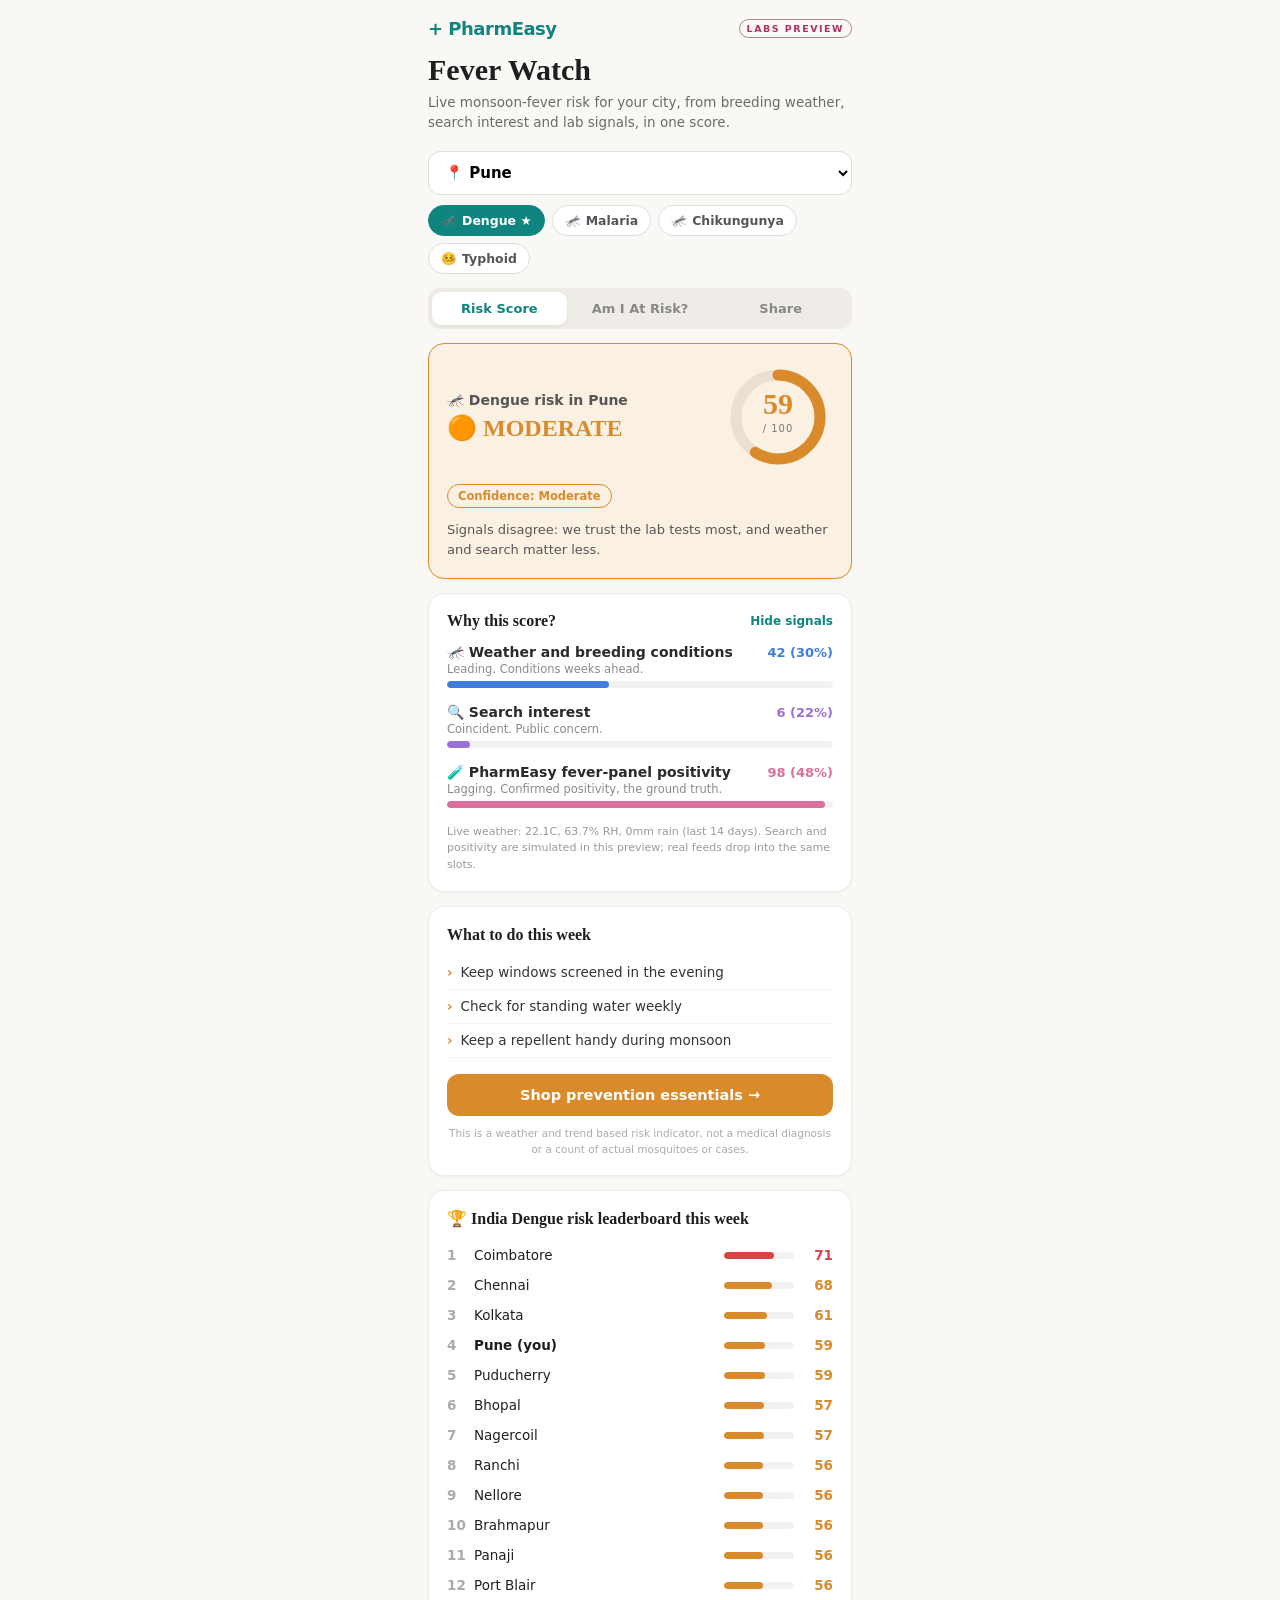
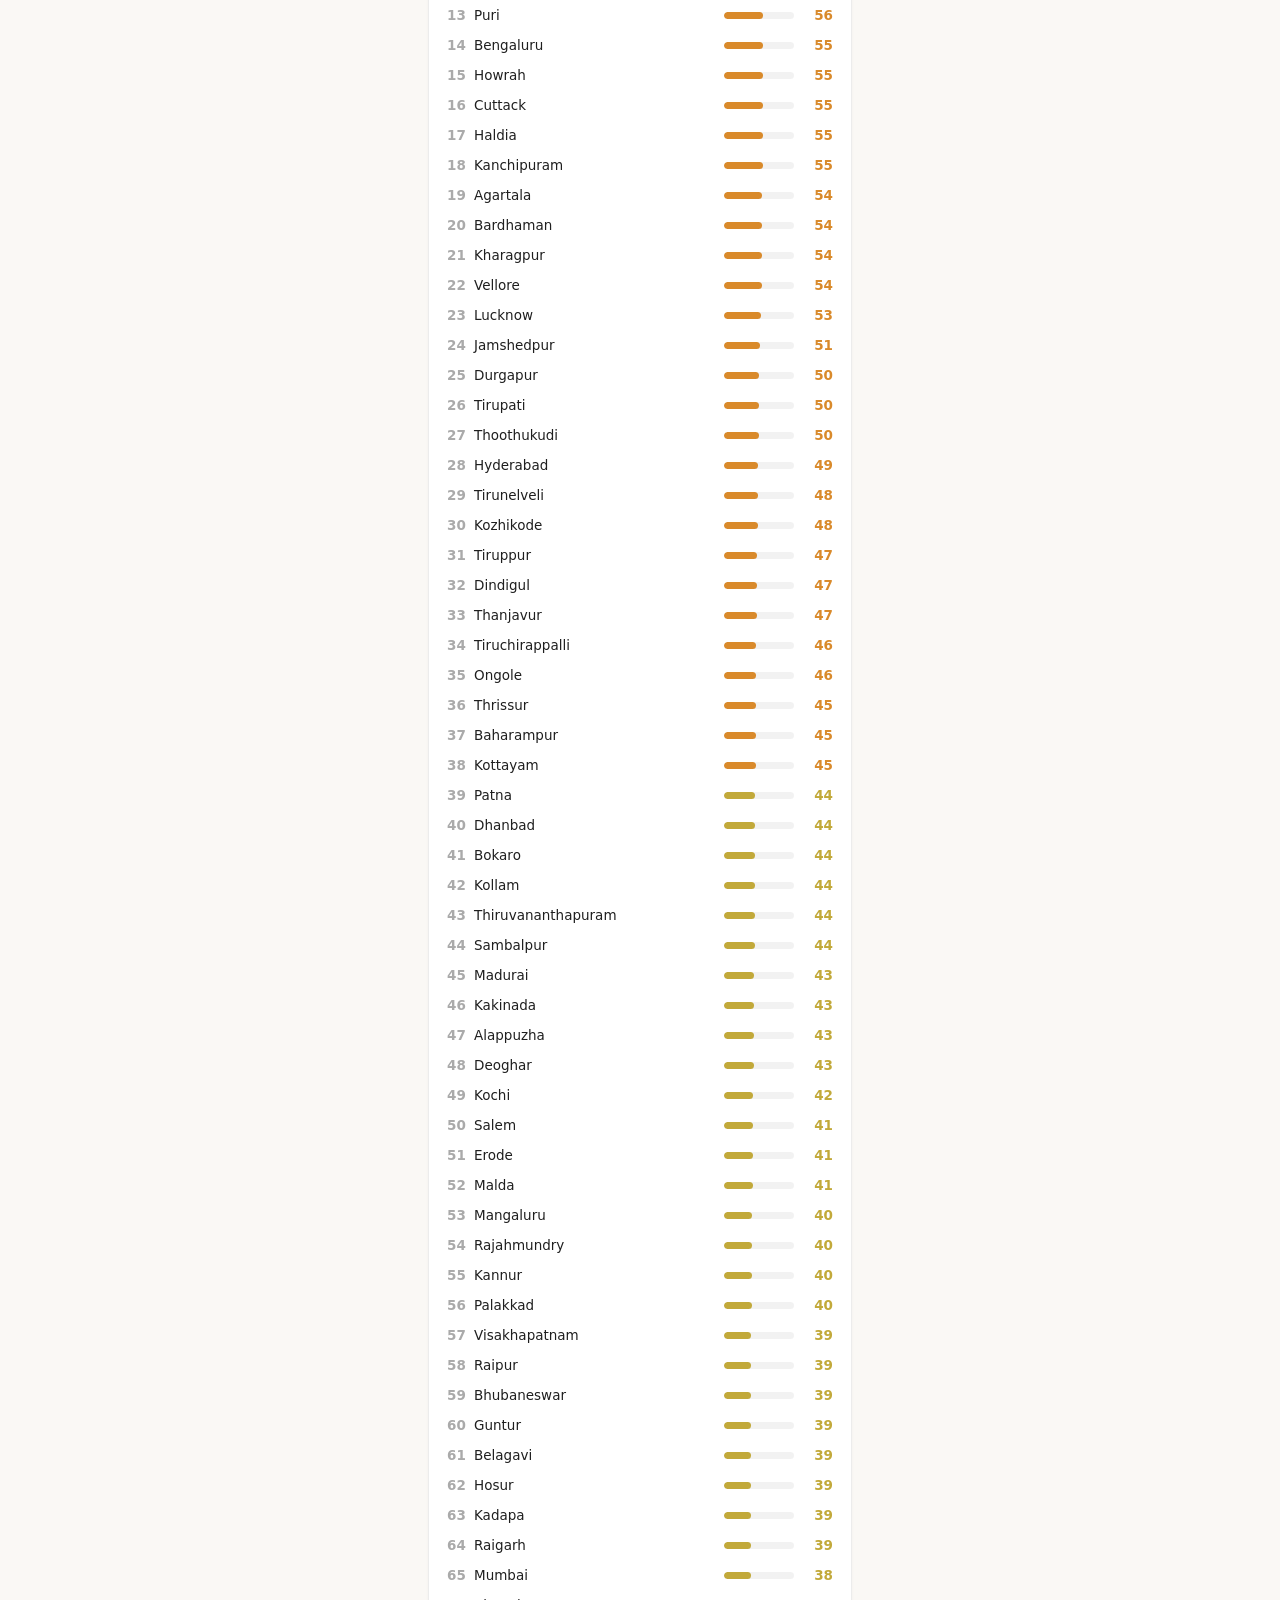
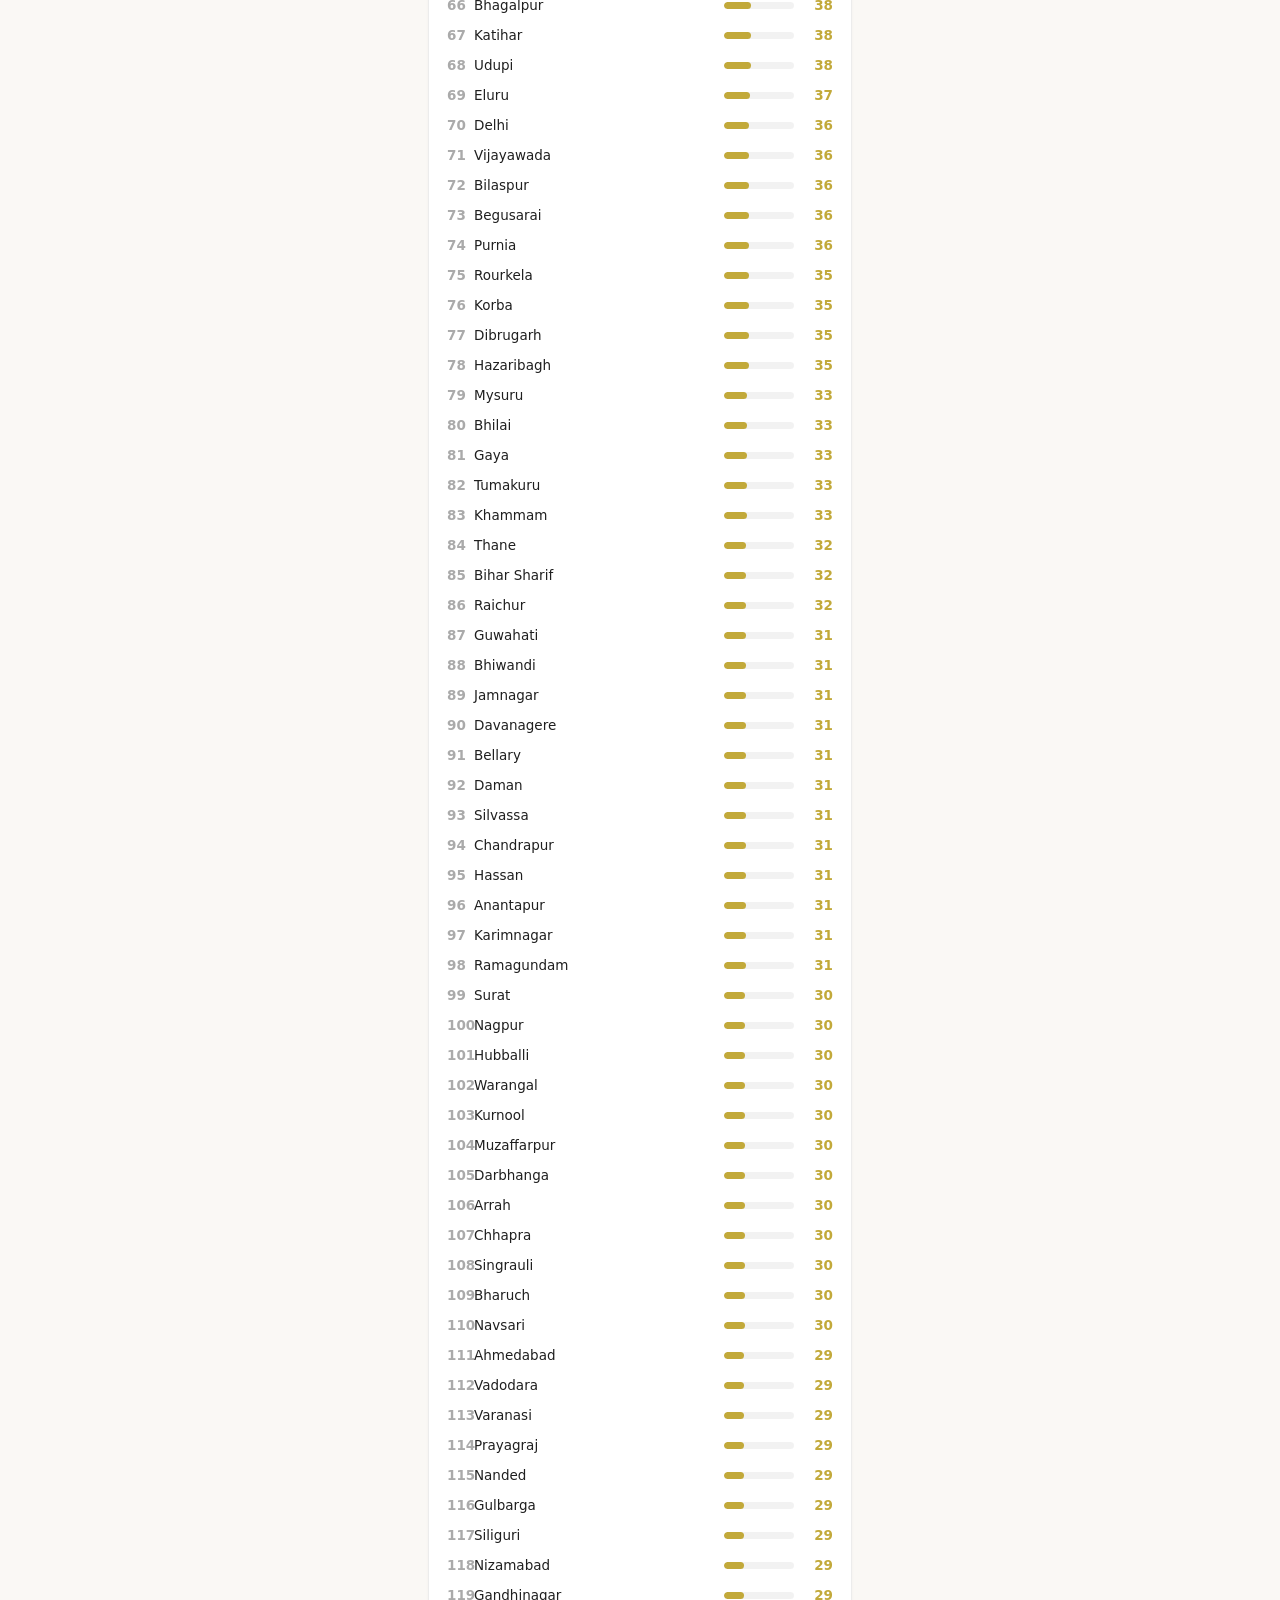
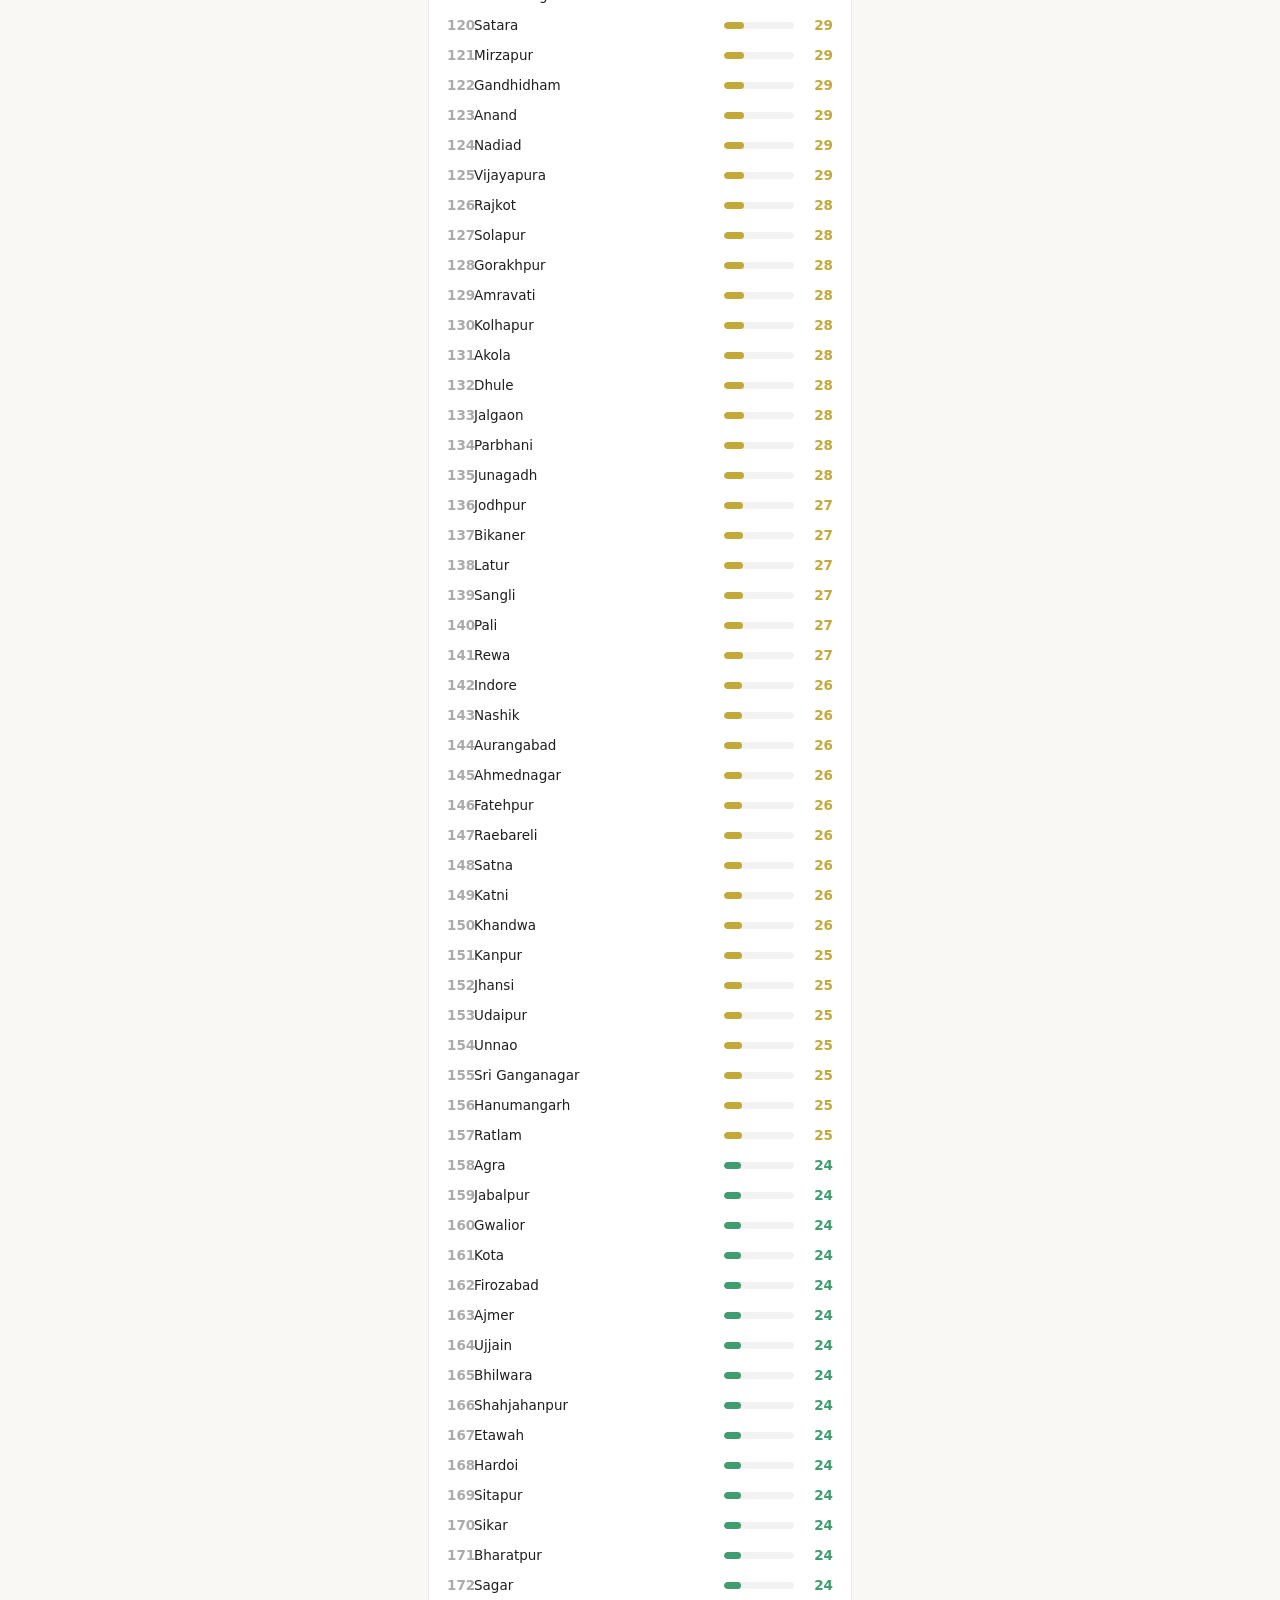
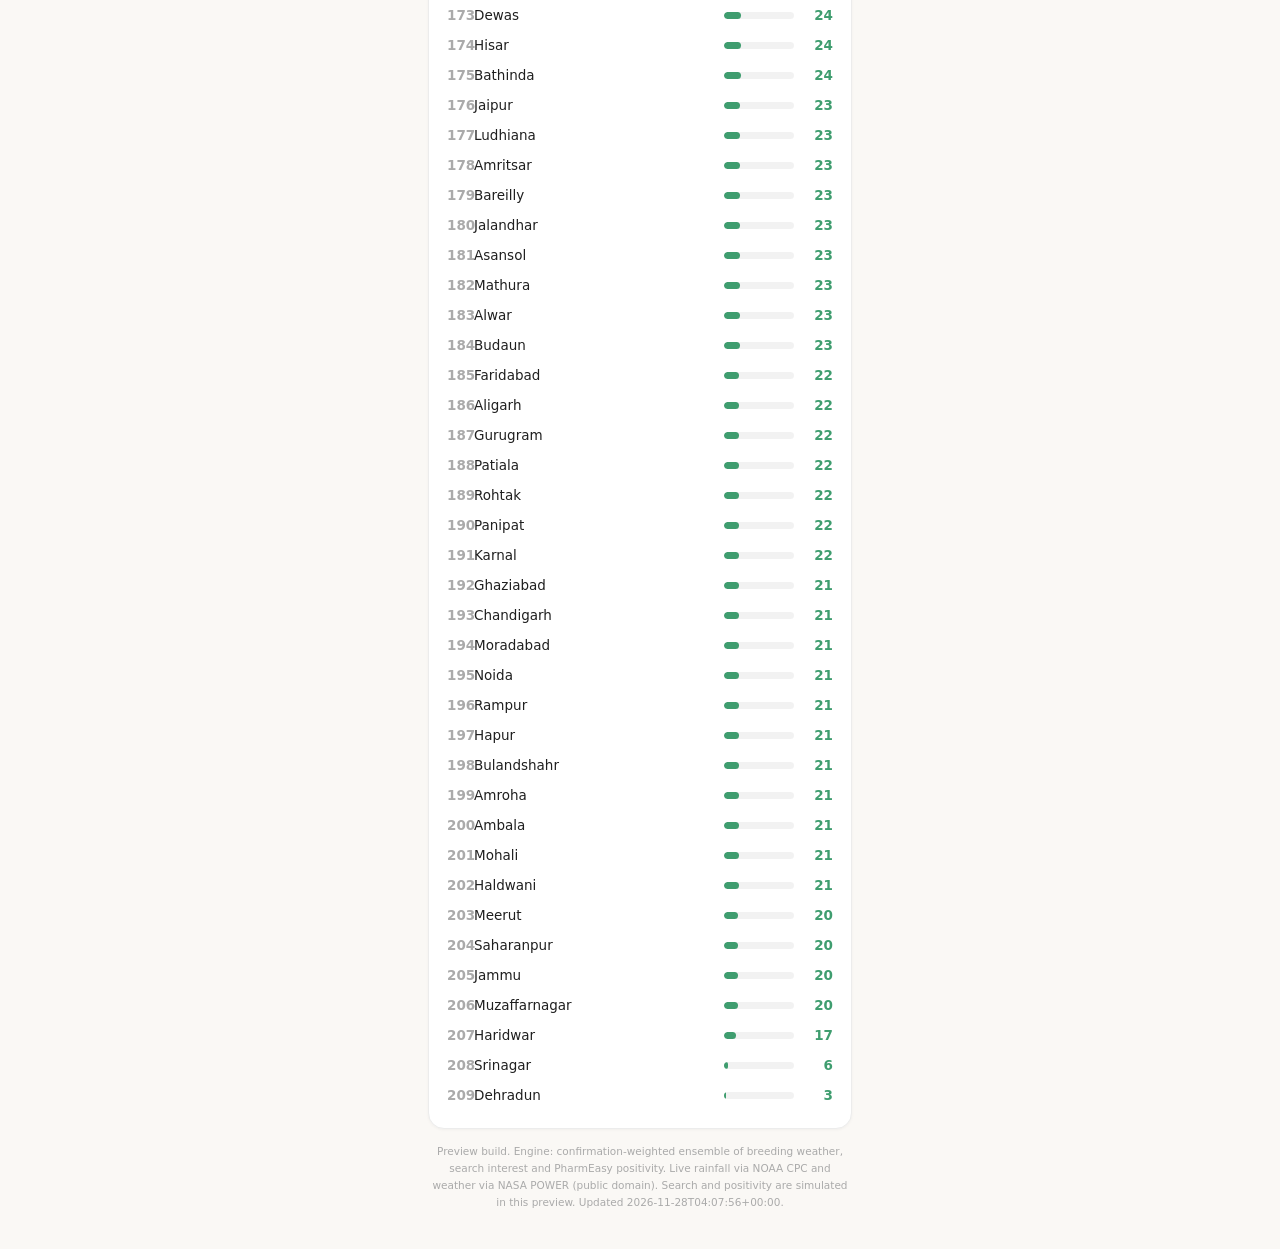
<file: index.html>
<!DOCTYPE html>
<html lang="en-IN">
<head>
<meta charset="utf-8" />
<meta name="viewport" content="width=device-width, initial-scale=1" />
<title>Fever Watch | Monsoon Fever Risk in Your City | PharmEasy</title>
<meta name="description" content="A daily risk read for India's top monsoon fevers (dengue, malaria, chikungunya, typhoid and viral fever) in your city, from breeding weather, search interest and lab positivity. A risk indicator, not a diagnosis." />
<meta name="theme-color" content="#10847E" />
<meta property="og:title" content="Fever Watch by PharmEasy" />
<meta property="og:description" content="Daily monsoon-fever risk for your city. A risk indicator, not a diagnosis or a case count." />
<meta property="og:type" content="website" />
<style>
  * { box-sizing: border-box; }
  html, body { margin: 0; }
  body { font-family: 'Segoe UI', system-ui, -apple-system, Roboto, sans-serif; color: #1f1f1f; background: #faf8f5; }
  button { cursor: pointer; font-family: inherit; }
  select { font-family: inherit; }
  .page { max-width: 460px; margin: 0 auto; padding: 18px; min-height: 100vh; }
  .header { margin-bottom: 18px; }
  .brandRow { display: flex; justify-content: space-between; align-items: center; margin-bottom: 14px; }
  .logo { font-weight: 800; color: #10847e; font-size: 18px; letter-spacing: -0.5px; }
  .beta { font-size: 9.5px; font-weight: 700; color: #a36; letter-spacing: 1.5px; border: 1px solid #b08888; padding: 3px 7px; border-radius: 20px; }
  .h1 { font-family: Georgia, serif; font-size: 30px; margin: 0 0 6px; font-weight: 800; line-height: 1.1; }
  .sub { font-size: 13.5px; color: #6a6a6a; margin: 0; line-height: 1.5; }
  .controls { margin-bottom: 14px; }
  .select { width: 100%; padding: 11px 12px; border-radius: 12px; border: 1px solid #ddd; font-size: 15px; font-weight: 600; background: #fff; margin-bottom: 10px; }
  .illRow { display: flex; flex-wrap: wrap; gap: 7px; }
  .pill { border: 1px solid #ddd; background: #fff; border-radius: 20px; padding: 7px 12px; font-size: 12.5px; font-weight: 600; color: #555; display: inline-flex; align-items: center; gap: 5px; }
  .pill.active { background: #10847e; color: #fff; border-color: #10847e; }
  .tabs { display: flex; gap: 6px; margin-bottom: 14px; background: #efece7; padding: 4px; border-radius: 12px; }
  .tab { flex: 1; padding: 9px 0; border: none; background: transparent; border-radius: 9px; font-size: 13px; font-weight: 600; color: #888; }
  .tab.active { background: #fff; color: #10847e; box-shadow: 0 1px 4px #0000000f; }
  .card { background: #fff; border: 1px solid #ececec; border-radius: 16px; padding: 18px; margin-bottom: 14px; box-shadow: 0 1px 3px #0000000a; }
  .scoreTop { display: flex; justify-content: space-between; align-items: center; gap: 12px; }
  .illTitle { font-size: 14px; color: #555; margin-bottom: 6px; font-weight: 600; }
  .bandLabel { font-size: 24px; font-weight: 800; font-family: Georgia, serif; }
  .confRow { margin-top: 12px; }
  .confTag { font-size: 11.5px; font-weight: 700; border: 1.5px solid; border-radius: 20px; padding: 4px 10px; display: inline-block; }
  .note { font-size: 13px; color: #555; line-height: 1.55; margin: 12px 0 0; }
  .cardTitle { font-size: 16px; font-weight: 800; font-family: Georgia, serif; }
  .breakHead { display: flex; justify-content: space-between; align-items: center; cursor: pointer; }
  .toggle { font-size: 12px; color: #10847e; font-weight: 700; }
  .fine { font-size: 11px; color: #999; line-height: 1.5; margin-top: 10px; margin-bottom: 0; }
  .actionList { list-style: none; padding: 0; margin: 12px 0 16px; }
  .actionItem { font-size: 13.5px; color: #333; padding: 7px 0; border-bottom: 1px solid #f3f3f3; display: flex; gap: 8px; line-height: 1.4; }
  .cta { width: 100%; border: none; color: #fff; padding: 13px; border-radius: 12px; font-size: 14.5px; font-weight: 700; }
  .disclaimer { font-size: 10.5px; color: #aaa; margin-top: 10px; margin-bottom: 0; line-height: 1.5; text-align: center; }
  .lbRow { display: flex; align-items: center; gap: 9px; padding: 7px 0; font-size: 13.5px; }
  .lbRank { width: 18px; color: #aaa; font-weight: 700; }
  .lbBar { width: 70px; height: 7px; background: #0000000d; border-radius: 4px; overflow: hidden; }
  .lbFill { display: block; height: 100%; border-radius: 4px; }
  .sub2 { font-size: 13px; color: #777; margin: 6px 0 16px; line-height: 1.5; }
  .qBlock { margin-bottom: 16px; }
  .qText { font-size: 14px; font-weight: 600; margin-bottom: 8px; line-height: 1.4; }
  .qOpts { display: flex; gap: 8px; }
  .qOpt { flex: 1; padding: 10px; border: 1px solid #ddd; background: #fff; border-radius: 10px; font-size: 12.5px; font-weight: 600; color: #555; }
  .qOpt.risky { border-color: #d64545; background: #fbe9e9; color: #d64545; }
  .qOpt.safe { border-color: #3f9d6f; background: #e8f5ee; color: #3f9d6f; }
  .resultBox { border: 2px solid; border-radius: 14px; padding: 18px; margin-top: 8px; text-align: center; }
  .resultNum { font-family: Georgia, serif; font-size: 52px; font-weight: 800; line-height: 1; }
  .resultOf { font-size: 20px; color: #aaa; }
  .resultLabel { font-size: 15px; font-weight: 700; margin-top: 4px; }
  .resultNote { font-size: 12.5px; color: #777; margin: 8px 0 14px; line-height: 1.5; }
  .shareCard { border-radius: 18px; padding: 30px 20px; text-align: center; color: #fff; margin-top: 8px; }
  .scTop { font-size: 12px; font-weight: 700; opacity: 0.9; letter-spacing: 0.3px; }
  .scEmoji { font-size: 44px; margin: 14px 0 4px; }
  .scScore { font-size: 64px; font-weight: 800; font-family: Georgia, serif; line-height: 1; }
  .scOf { font-size: 24px; opacity: 0.8; }
  .scBand { font-size: 18px; font-weight: 800; letter-spacing: 2px; margin-top: 4px; }
  .scCity { font-size: 14px; opacity: 0.95; margin-top: 10px; }
  .scFoot { font-size: 13px; font-weight: 600; margin-top: 16px; opacity: 0.95; }
  .shareBtns { display: flex; gap: 8px; margin-top: 14px; }
  .shareBtn { flex: 1; border: none; color: #fff; padding: 12px; border-radius: 10px; font-size: 13px; font-weight: 700; }
  .signal { margin-bottom: 16px; }
  .sigHead { display: flex; justify-content: space-between; align-items: baseline; }
  .sigLabel { font-size: 14px; font-weight: 600; color: #2a2a2a; }
  .sigVal { font-size: 13px; font-weight: 700; }
  .sigTag { font-size: 11.5px; color: #8a8a8a; margin: 2px 0 5px; }
  .sigTrack { height: 7px; background: #0000000d; border-radius: 4px; overflow: hidden; }
  .sigFill { height: 100%; border-radius: 4px; transition: width .7s; }
  .footer { font-size: 10.5px; color: #aaa; text-align: center; line-height: 1.6; margin-top: 8px; padding-bottom: 20px; }
  .loading { text-align: center; color: #888; padding: 40px 0; }
  @media (max-width: 520px) { .page { padding: 14px; } }
</style>
</head>
<body>
<div id="app"><div class="page"><div class="loading">Loading Fever Watch...</div></div></div>
<noscript><div class="page"><p>Fever Watch needs JavaScript to render the live risk view.</p></div></noscript>
<script>
(function () {
  "use strict";

  // ---- static content (per-disease actions + the vulnerability quiz) --------
  var ACTIONS = {
    dengue: {
      high: ["Cover up after dusk and use repellent indoors", "Empty any standing water today (coolers, pots, trays)", "Fever with body ache for 2 days or more? Consider a dengue NS1 or platelet test"],
      low: ["Keep windows screened in the evening", "Check for standing water weekly", "Keep a repellent handy during monsoon"]
    },
    malaria: {
      high: ["Use a bed net and repellent, especially around dawn and dusk", "Clear stagnant water near the home", "Fever with chills and sweating? Ask about a malaria test"],
      low: ["Screen windows and use repellent in the evening", "Drain standing water weekly"]
    },
    chikungunya: {
      high: ["Use repellent through the day, Aedes bites in daylight", "Remove standing water around the home today", "Fever with severe joint pain? Consider a chikungunya test"],
      low: ["Keep evenings screened and covered", "Check pots, trays and drains weekly"]
    },
    typhoid: {
      high: ["Drink only boiled or sealed water", "Avoid cut fruit and street food during heavy rain", "Fever for 3 days or more with stomach upset? Consider a typhoid test", "Ask your doctor about typhoid vaccination"],
      low: ["Wash hands before eating", "Prefer freshly cooked, hot food"]
    },
    viral_fever: {
      high: ["Rest and take fluids, isolate if feverish", "Persistent fever for 3 days or more? Book a fever panel", "Do not self-medicate with antibiotics"],
      low: ["Wash hands and ventilate rooms", "Watch for fever in children and the elderly"]
    }
  };

  var QUIZ = [
    { q: "Is there any standing water around your home (coolers, pots, trays, drains)?", risky: "Yes or not sure", safe: "No, I check regularly" },
    { q: "Do you use mosquito protection in the evenings (nets, repellent, screens)?", risky: "Rarely or never", safe: "Most evenings" },
    { q: "Anyone at home elderly, pregnant, or with a chronic condition?", risky: "Yes", safe: "No" },
    { q: "Has anyone in your home or building had fever recently?", risky: "Yes", safe: "No" },
    { q: "Do you or family go out around dawn or dusk without cover?", risky: "Often", safe: "Rarely" }
  ];

  var BANDS_FALLBACK = [
    { label: "HIGH", min: 70, color: "#d64545", soft: "#fbe9e9", emoji: "🔴" },
    { label: "MODERATE", min: 45, color: "#d98a2b", soft: "#fbf1e3", emoji: "🟠" },
    { label: "LOW-MODERATE", min: 25, color: "#c2a93a", soft: "#f9f6e7", emoji: "🟡" },
    { label: "LOW", min: 0, color: "#3f9d6f", soft: "#e8f5ee", emoji: "🟢" }
  ];

  var app = document.getElementById("app");
  var DATA = null;
  var BANDS = BANDS_FALLBACK;
  var state = { cityId: null, diseaseId: null, tab: "score", quiz: {}, showBreakdown: true };

  init();

  function init() {
    fetch("./data/grid.json", { cache: "no-store" })
      .then(function (r) { if (!r.ok) throw new Error("HTTP " + r.status); return r.json(); })
      .then(function (json) {
        DATA = json;
        if (DATA.bands && DATA.bands.length) BANDS = DATA.bands;
        state.cityId = pickDefaultCity();
        state.diseaseId = pickDefaultDisease();
        app.addEventListener("click", onClick);
        app.addEventListener("change", onChange);
        render();
      })
      .catch(function (err) {
        app.innerHTML = '<div class="page"><div class="card"><p>Could not load risk data (' + esc(err.message) + ').</p><p class="fine">Run <code>python src/build_weather.py</code> then <code>python src/build_daily.py</code> to generate data/grid.json.</p></div></div>';
      });
  }

  function pickDefaultCity() {
    var has = DATA.cities.some(function (c) { return c.id === "pune"; });
    return has ? "pune" : DATA.cities[0].id;
  }
  function pickDefaultDisease() {
    var flag = DATA.diseases.filter(function (d) { return d.flagship; })[0];
    return flag ? flag.id : DATA.diseases[0].id;
  }

  // ---- lookups --------------------------------------------------------------
  function cityById(id) { return DATA.cities.filter(function (c) { return c.id === id; })[0]; }
  function diseaseById(id) { return DATA.diseases.filter(function (d) { return d.id === id; })[0]; }
  function cell(cityId, diseaseId) {
    return DATA.grid.filter(function (r) { return r.city === cityId && r.disease === diseaseId; })[0];
  }
  function bandFor(score) {
    for (var i = 0; i < BANDS.length; i++) { if (score >= BANDS[i].min) return BANDS[i]; }
    return BANDS[BANDS.length - 1];
  }

  // ---- render ---------------------------------------------------------------
  function render() {
    var c = cityById(state.cityId), d = diseaseById(state.diseaseId), cl = cell(state.cityId, state.diseaseId);
    var body =
      state.tab === "score" ? scoreView(c, d, cl) :
      state.tab === "quiz" ? quizView(c, d, cl) :
      shareView(c, d, cl);
    app.innerHTML =
      '<div class="page">' + header() + controls() + tabs() + body + footer() + '</div>';
  }

  function header() {
    return '<header class="header">' +
      '<div class="brandRow"><span class="logo">+ PharmEasy</span><span class="beta">LABS PREVIEW</span></div>' +
      '<h1 class="h1">Fever Watch</h1>' +
      '<p class="sub">Live monsoon-fever risk for your city, from breeding weather, search interest and lab signals, in one score.</p>' +
      '</header>';
  }

  function controls() {
    var opts = DATA.cities.map(function (ci) {
      return '<option value="' + ci.id + '"' + (ci.id === state.cityId ? " selected" : "") + '>📍 ' + esc(ci.name) + '</option>';
    }).join("");
    var pills = DATA.diseases.map(function (di) {
      return '<button class="pill' + (di.id === state.diseaseId ? " active" : "") + '" data-act="disease" data-id="' + di.id + '">' +
        '<span>' + di.emoji + '</span> ' + esc(di.label) + (di.flagship ? " ★" : "") + '</button>';
    }).join("");
    return '<div class="controls"><select class="select" data-act="city">' + opts + '</select>' +
      '<div class="illRow">' + pills + '</div></div>';
  }

  function tabs() {
    var T = [["score", "Risk Score"], ["quiz", "Am I At Risk?"], ["share", "Share"]];
    return '<div class="tabs">' + T.map(function (t) {
      return '<button class="tab' + (state.tab === t[0] ? " active" : "") + '" data-act="tab" data-tab="' + t[0] + '">' + t[1] + '</button>';
    }).join("") + '</div>';
  }

  function scoreView(c, d, cl) {
    if (!cl) return '<div class="card"><p>No data for this selection yet.</p></div>';
    var high = cl.band === "HIGH";
    var main = '<div class="card" style="background:' + cl.soft + ';border-color:' + cl.color + '">' +
      '<div class="scoreTop"><div>' +
      '<div class="illTitle">' + d.emoji + " " + esc(d.label) + " risk in " + esc(c.name) + '</div>' +
      '<div class="bandLabel" style="color:' + cl.color + '">' + cl.emoji + " " + cl.band + '</div>' +
      '</div>' + dial(cl.score, cl.color) + '</div>' +
      '<div class="confRow"><span class="confTag" style="border-color:' + cl.color + ';color:' + cl.color + '">Confidence: ' + esc(cl.confidence) + '</span></div>' +
      '<p class="note">' + esc(cl.note) + '</p></div>';
    return main + breakdown(c, cl) + actionsCard(c, d, cl, high) + leaderboard(d);
  }

  function breakdown(c, cl) {
    var s = cl.signals, w = cl.weights;
    var inner = "";
    if (state.showBreakdown) {
      var wsum = c.weather || {};
      inner = '<div style="margin-top:14px">' +
        signalRow("🦟 Weather and breeding conditions", "Leading. Conditions weeks ahead.", s.weather, w.weather, "#3f7fd9") +
        signalRow("🔍 Search interest", s.news_spike ? "Coincident. Possible news spike, down-weighted." : "Coincident. Public concern.", s.trends, w.trends, "#9a6fd9") +
        signalRow("🧪 PharmEasy fever-panel positivity", s.positivity == null ? "No confirmed-case data here yet." : "Lagging. Confirmed positivity, the ground truth.", s.positivity, w.positivity, "#d96f9a") +
        '<p class="fine">Live weather: ' + fmt(wsum.temp_mean_c) + "C, " + fmt(wsum.humidity_pct) + "% RH, " + fmt(wsum.rain_14d_mm) + "mm rain (last 14 days). Search and positivity are simulated in this preview; real feeds drop into the same slots.</p>" +
        '</div>';
    }
    return '<div class="card"><div class="breakHead" data-act="toggleBreak">' +
      '<span class="cardTitle">Why this score?</span>' +
      '<span class="toggle">' + (state.showBreakdown ? "Hide" : "Show") + " signals</span></div>" + inner + "</div>";
  }

  function signalRow(label, tag, value, weight, color) {
    var absent = value == null;
    var valTxt = (absent ? "-" : value) + (weight > 0 ? " (" + weight + "%)" : "");
    return '<div class="signal" style="opacity:' + (absent ? 0.5 : 1) + '">' +
      '<div class="sigHead"><span class="sigLabel">' + label + '</span>' +
      '<span class="sigVal" style="color:' + color + '">' + valTxt + '</span></div>' +
      '<div class="sigTag">' + tag + '</div>' +
      '<div class="sigTrack"><div class="sigFill" style="width:' + (absent ? 0 : value) + '%;background:' + color + '"></div></div></div>';
  }

  function actionsCard(c, d, cl, high) {
    var pack = ACTIONS[d.id] || { high: [], low: [] };
    var acts = high ? pack.high : pack.low;
    var items = acts.map(function (a) {
      return '<li class="actionItem"><span style="color:' + cl.color + ';font-weight:700">›</span> ' + esc(a) + '</li>';
    }).join("");
    return '<div class="card"><span class="cardTitle">What to do ' + (high ? "now" : "this week") + '</span>' +
      '<ul class="actionList">' + items + '</ul>' +
      '<button class="cta" data-act="cta" style="background:' + cl.color + '">' + (high ? "Book a fever panel test →" : "Shop prevention essentials →") + '</button>' +
      '<p class="disclaimer">This is a weather and trend based risk indicator, not a medical diagnosis or a count of actual mosquitoes or cases.</p></div>';
  }

  function leaderboard(d) {
    var rows = DATA.cities.map(function (ci) {
      var cl = cell(ci.id, d.id);
      return { id: ci.id, name: ci.name, score: cl ? cl.score : 0 };
    }).sort(function (a, b) { return b.score - a.score; });
    var html = rows.map(function (r, i) {
      var b = bandFor(r.score);
      return '<div class="lbRow" style="font-weight:' + (r.id === state.cityId ? 700 : 400) + '">' +
        '<span class="lbRank">' + (i + 1) + '</span>' +
        '<span style="flex:1">' + esc(r.name) + (r.id === state.cityId ? " (you)" : "") + '</span>' +
        '<span class="lbBar"><span class="lbFill" style="width:' + r.score + '%;background:' + b.color + '"></span></span>' +
        '<span style="width:30px;text-align:right;color:' + b.color + ';font-weight:700">' + r.score + '</span></div>';
    }).join("");
    return '<div class="card"><span class="cardTitle">🏆 India ' + esc(d.label) + ' risk leaderboard this week</span>' +
      '<div style="margin-top:12px">' + html + '</div></div>';
  }

  function quizView(c, d, cl) {
    var done = Object.keys(state.quiz).length === QUIZ.length;
    var qs = QUIZ.map(function (item, idx) {
      var sel = state.quiz[idx];
      return '<div class="qBlock"><div class="qText">' + (idx + 1) + ". " + esc(item.q) + '</div>' +
        '<div class="qOpts">' +
        '<button class="qOpt' + (sel === "risky" ? " risky" : "") + '" data-act="quiz" data-idx="' + idx + '" data-val="risky">' + esc(item.risky) + '</button>' +
        '<button class="qOpt' + (sel === "safe" ? " safe" : "") + '" data-act="quiz" data-idx="' + idx + '" data-val="safe">' + esc(item.safe) + '</button>' +
        '</div></div>';
    }).join("");
    var result = done && cl ? quizResult(c, d, cl) : "";
    return '<div class="card"><span class="cardTitle">How protected is your home?</span>' +
      '<p class="sub2">5 quick questions for your personal risk, blended with ' + esc(c.name) + "'s live conditions.</p>" +
      qs + result + '</div>';
  }

  function quizResult(c, d, cl) {
    var p = personalScore();
    var combined = Math.round(0.55 * p + 0.45 * cl.score);
    var b = bandFor(combined);
    return '<div class="resultBox" style="border-color:' + b.color + '">' +
      '<div class="resultNum"><span style="color:' + b.color + '">' + combined + '</span><span class="resultOf">/100</span></div>' +
      '<div class="resultLabel">Your ' + esc(d.label) + ' vulnerability score: ' + b.label + '</div>' +
      '<p class="resultNote">Based on your home setup (' + p + '/100) blended with ' + esc(c.name) + "'s current " + esc(d.label) + ' risk (' + cl.score + '/100).</p>' +
      '<button class="cta" style="background:' + b.color + '" data-act="tab" data-tab="share">Share my score and warn my family →</button></div>';
  }

  function personalScore() {
    var risky = 0;
    for (var k in state.quiz) { if (state.quiz[k] === "risky") risky++; }
    return Math.round((risky / QUIZ.length) * 100);
  }

  function shareView(c, d, cl) {
    var done = Object.keys(state.quiz).length === QUIZ.length;
    var personal = done && cl;
    var score = personal ? Math.round(0.55 * personalScore() + 0.45 * cl.score) : (cl ? cl.score : 0);
    var b = bandFor(score);
    var card = '<div class="shareCard" style="background:linear-gradient(155deg,' + b.color + ' 0%,' + shade(b.color) + ' 100%)">' +
      '<div class="scTop">PharmEasy Fever Watch</div>' +
      '<div class="scEmoji">' + d.emoji + '</div>' +
      '<div class="scScore">' + score + '<span class="scOf">/100</span></div>' +
      '<div class="scBand">' + b.label + ' RISK</div>' +
      '<div class="scCity">' + (personal ? "My " + esc(d.label) + " vulnerability" : esc(d.label) + " risk") + " in " + esc(c.name) + '</div>' +
      '<div class="scFoot">' + (b.label === "HIGH" ? "Protect your family this evening 🛡️" : "Stay aware. Check yours →") + '</div></div>';
    return '<div class="card"><span class="cardTitle">Your shareable card</span>' +
      '<p class="sub2">This is the WhatsApp and Stories ready image users forward. Built to travel outside the app.</p>' +
      card +
      '<div class="shareBtns">' +
      '<button class="shareBtn" style="background:#25D366" data-act="share-wa">WhatsApp</button>' +
      '<button class="shareBtn" style="background:#000" data-act="share-ig">Instagram Story</button>' +
      '<button class="shareBtn" style="background:#3f7fd9" data-act="share-link">Copy link</button>' +
      '</div>' +
      '<p class="fine">In production these export the card as an image with a deep link back to your city view.</p></div>';
  }

  function footer() {
    var updated = DATA.generated_at ? " Updated " + esc(DATA.generated_at) + "." : "";
    return '<footer class="footer">Preview build. Engine: confirmation-weighted ensemble of breeding weather, search interest and PharmEasy positivity. Live rainfall via NOAA CPC and weather via NASA POWER (public domain). Search and positivity are simulated in this preview.' + updated + '</footer>';
  }

  // ---- small helpers --------------------------------------------------------
  function dial(score, color) {
    var r = 42, circ = 2 * Math.PI * r, off = circ - (score / 100) * circ;
    return '<svg width="110" height="110" viewBox="0 0 110 110" style="flex-shrink:0" aria-label="Risk score ' + score + ' out of 100">' +
      '<circle cx="55" cy="55" r="' + r + '" fill="none" stroke="#00000012" stroke-width="11"></circle>' +
      '<circle cx="55" cy="55" r="' + r + '" fill="none" stroke="' + color + '" stroke-width="11" stroke-linecap="round" stroke-dasharray="' + circ + '" stroke-dashoffset="' + off + '" transform="rotate(-90 55 55)" style="transition:stroke-dashoffset .8s cubic-bezier(.4,0,.2,1)"></circle>' +
      '<text x="55" y="52" text-anchor="middle" font-size="30" font-weight="800" fill="' + color + '" font-family="Georgia, serif">' + score + '</text>' +
      '<text x="55" y="70" text-anchor="middle" font-size="10" fill="#777" letter-spacing="1">/ 100</text></svg>';
  }

  function shade(hex) {
    var n = parseInt(hex.slice(1), 16);
    var r = Math.max(0, (n >> 16) - 40), g = Math.max(0, ((n >> 8) & 255) - 30), b = Math.max(0, (n & 255) - 20);
    return "rgb(" + r + "," + g + "," + b + ")";
  }

  function fmt(x) { return (x == null) ? "-" : x; }

  function esc(s) {
    return String(s).replace(/[&<>"]/g, function (ch) {
      return { "&": "&amp;", "<": "&lt;", ">": "&gt;", '"': "&quot;" }[ch];
    });
  }

  // ---- events ---------------------------------------------------------------
  function onClick(e) {
    var el = e.target.closest ? e.target.closest("[data-act]") : null;
    if (!el) return;
    var act = el.getAttribute("data-act");
    if (act === "tab") { state.tab = el.getAttribute("data-tab"); render(); }
    else if (act === "disease") { state.diseaseId = el.getAttribute("data-id"); render(); }
    else if (act === "toggleBreak") { state.showBreakdown = !state.showBreakdown; render(); }
    else if (act === "quiz") { state.quiz[el.getAttribute("data-idx")] = el.getAttribute("data-val"); render(); }
    // share-wa / share-ig / share-link / cta are wired in the virality + funnel steps
  }

  function onChange(e) {
    var el = e.target;
    if (el && el.getAttribute && el.getAttribute("data-act") === "city") { state.cityId = el.value; render(); }
  }
})();
</script>
</body>
</html>
</file>
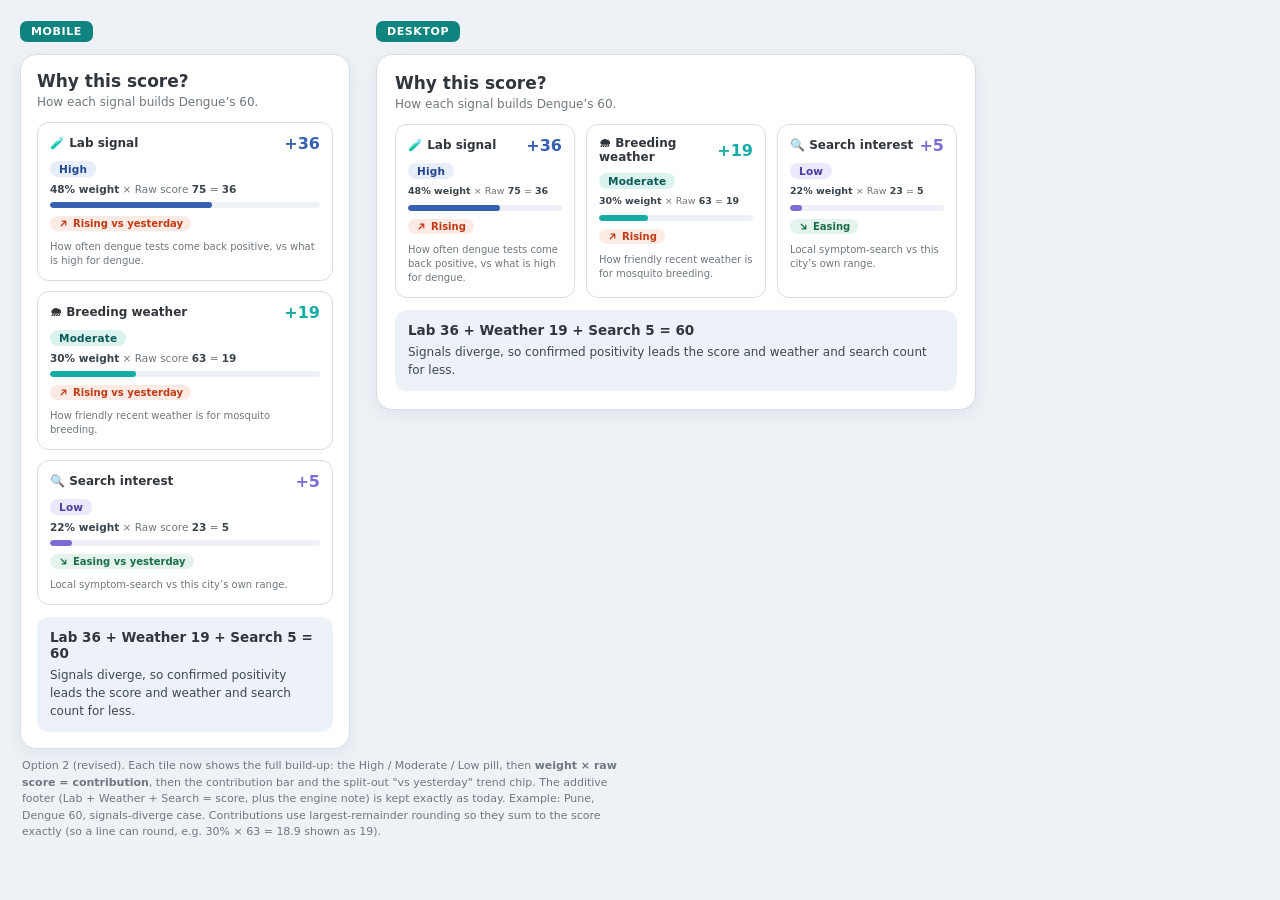
<file: prototypes/score-readout-option2-v2.html>
<!doctype html>
<html lang="en">
<head>
<meta charset="utf-8" />
<meta name="viewport" content="width=device-width, initial-scale=1" />
<title>Fever Watch - Option 2 (revised): level pill + weight x raw = contribution</title>
<style>
  :root{
    --pe-ink:#30363C; --pe-muted:#6E787E; --pe-muted-2:#8897A2; --pe-line:#D7DFE5;
    --pe-bg:#F5F8FC; --pe-bg-2:#EDF2F9;
    --up:#C23B16; --upbg:#FCEBE4; --down:#1c6e49; --downbg:#E4F4EC;
    --font:'Inter',system-ui,-apple-system,'Segoe UI',Roboto,sans-serif;
  }
  *{box-sizing:border-box}
  body{margin:0;background:#EEF2F7;font-family:var(--font);color:var(--pe-ink);-webkit-font-smoothing:antialiased;padding:20px}
  .platband{font-size:11px;font-weight:800;letter-spacing:.6px;text-transform:uppercase;color:#fff;background:#10847E;display:inline-block;padding:4px 11px;border-radius:7px;margin:0 0 12px}
  .row{display:flex;gap:26px;align-items:flex-start;flex-wrap:wrap}

  .card{background:#fff;border:1px solid var(--pe-line);border-radius:16px;box-shadow:0 5px 18px rgba(20,50,70,.07)}
  .card h3{font-size:17px;font-weight:800;margin:0;color:var(--pe-ink)}
  .card .s{font-size:12px;color:var(--pe-muted);margin:4px 0 13px}
  .mcard{width:330px;padding:16px}
  .dcard{width:600px;padding:18px}

  .sig{background:#fff;border:1px solid var(--pe-line);border-radius:12px;padding:11px 12px 12px}
  .sigtop{display:flex;align-items:center;gap:6px}
  .sigtop .lab{flex:1;font-size:12px;font-weight:700;color:var(--pe-ink);line-height:1.2}
  .sigtop .pt{font-size:16px;font-weight:800}
  .pill{display:inline-block;font-size:10.5px;font-weight:800;letter-spacing:.2px;padding:2px 9px;border-radius:999px;margin:8px 0 6px}
  .math{font-size:10.5px;color:var(--pe-muted);margin:0 0 7px}
  .math b{color:#3a444b;font-weight:700}
  .track{height:6px;background:#EEF2F6;border-radius:999px;overflow:hidden}
  .fill{height:100%;border-radius:999px}
  .trend{display:inline-flex;align-items:center;gap:4px;font-size:10px;font-weight:700;padding:2px 8px;border-radius:999px;margin-top:8px}
  .trend svg{width:11px;height:11px}
  .trend.up{color:var(--up);background:var(--upbg)}
  .trend.down{color:var(--down);background:var(--downbg)}
  .what{font-size:10px;color:var(--pe-muted);line-height:1.4;margin:7px 0 0}

  /* mobile: tiles stack */
  .mcard .sig+.sig{margin-top:10px}
  /* desktop: 3 columns */
  .dgrid{display:grid;grid-template-columns:repeat(3,1fr);gap:11px}
  .dgrid .math{font-size:9.5px;line-height:1.35}

  /* reconciliation footer - kept AS-IS from the current product */
  .recon{margin-top:12px;background:var(--pe-bg-2);border-radius:12px;padding:12px 13px}
  .recon .eq{font-size:13.5px;font-weight:800;color:var(--pe-ink);margin:0 0 5px}
  .recon .note{font-size:12px;color:#3f474d;line-height:1.5;margin:0}

  .cap{font-size:11px;color:var(--pe-muted);margin:9px 2px 0;max-width:600px;line-height:1.5}
</style>
</head>
<body>
  <div class="row">
    <div>
      <span class="platband">Mobile</span>
      <div class="card mcard">
        <h3>Why this score?</h3>
        <p class="s">How each signal builds Dengue&rsquo;s 60.</p>

        <div class="sig">
          <div class="sigtop"><span class="lab">&#129514; Lab signal</span><span class="pt" style="color:#3661B0">+36</span></div>
          <span class="pill" style="background:#E7EEFA;color:#22468f">High</span>
          <div class="math"><b>48% weight</b> &times; Raw score <b>75</b> = <b>36</b></div>
          <div class="track"><div class="fill" style="width:60%;background:#3661B0"></div></div>
          <span class="trend up"><svg viewBox="0 0 24 24" fill="none" stroke="currentColor" stroke-width="2.6" stroke-linecap="round" stroke-linejoin="round"><path d="M7 17 17 7M9 7h8v8"/></svg> Rising vs yesterday</span>
          <div class="what">How often dengue tests come back positive, vs what is high for dengue.</div>
        </div>

        <div class="sig">
          <div class="sigtop"><span class="lab">&#127783; Breeding weather</span><span class="pt" style="color:#15ACA5">+19</span></div>
          <span class="pill" style="background:#DBF3EF;color:#0c5a55">Moderate</span>
          <div class="math"><b>30% weight</b> &times; Raw score <b>63</b> = <b>19</b></div>
          <div class="track"><div class="fill" style="width:32%;background:#15ACA5"></div></div>
          <span class="trend up"><svg viewBox="0 0 24 24" fill="none" stroke="currentColor" stroke-width="2.6" stroke-linecap="round" stroke-linejoin="round"><path d="M7 17 17 7M9 7h8v8"/></svg> Rising vs yesterday</span>
          <div class="what">How friendly recent weather is for mosquito breeding.</div>
        </div>

        <div class="sig">
          <div class="sigtop"><span class="lab">&#128269; Search interest</span><span class="pt" style="color:#7C6CD6">+5</span></div>
          <span class="pill" style="background:#ECE8FB;color:#4b3fa3">Low</span>
          <div class="math"><b>22% weight</b> &times; Raw score <b>23</b> = <b>5</b></div>
          <div class="track"><div class="fill" style="width:8%;background:#7C6CD6"></div></div>
          <span class="trend down"><svg viewBox="0 0 24 24" fill="none" stroke="currentColor" stroke-width="2.6" stroke-linecap="round" stroke-linejoin="round"><path d="M7 7 17 17M17 9v8h-8"/></svg> Easing vs yesterday</span>
          <div class="what">Local symptom-search vs this city&rsquo;s own range.</div>
        </div>

        <div class="recon">
          <div class="eq">Lab 36 + Weather 19 + Search 5 = 60</div>
          <p class="note">Signals diverge, so confirmed positivity leads the score and weather and search count for less.</p>
        </div>
      </div>
    </div>

    <div>
      <span class="platband">Desktop</span>
      <div class="card dcard">
        <h3>Why this score?</h3>
        <p class="s">How each signal builds Dengue&rsquo;s 60.</p>
        <div class="dgrid">

          <div class="sig">
            <div class="sigtop"><span class="lab">&#129514; Lab signal</span><span class="pt" style="color:#3661B0">+36</span></div>
            <span class="pill" style="background:#E7EEFA;color:#22468f">High</span>
            <div class="math"><b>48% weight</b> &times; Raw <b>75</b> = <b>36</b></div>
            <div class="track"><div class="fill" style="width:60%;background:#3661B0"></div></div>
            <span class="trend up"><svg viewBox="0 0 24 24" fill="none" stroke="currentColor" stroke-width="2.6" stroke-linecap="round" stroke-linejoin="round"><path d="M7 17 17 7M9 7h8v8"/></svg> Rising</span>
            <div class="what">How often dengue tests come back positive, vs what is high for dengue.</div>
          </div>

          <div class="sig">
            <div class="sigtop"><span class="lab">&#127783; Breeding weather</span><span class="pt" style="color:#15ACA5">+19</span></div>
            <span class="pill" style="background:#DBF3EF;color:#0c5a55">Moderate</span>
            <div class="math"><b>30% weight</b> &times; Raw <b>63</b> = <b>19</b></div>
            <div class="track"><div class="fill" style="width:32%;background:#15ACA5"></div></div>
            <span class="trend up"><svg viewBox="0 0 24 24" fill="none" stroke="currentColor" stroke-width="2.6" stroke-linecap="round" stroke-linejoin="round"><path d="M7 17 17 7M9 7h8v8"/></svg> Rising</span>
            <div class="what">How friendly recent weather is for mosquito breeding.</div>
          </div>

          <div class="sig">
            <div class="sigtop"><span class="lab">&#128269; Search interest</span><span class="pt" style="color:#7C6CD6">+5</span></div>
            <span class="pill" style="background:#ECE8FB;color:#4b3fa3">Low</span>
            <div class="math"><b>22% weight</b> &times; Raw <b>23</b> = <b>5</b></div>
            <div class="track"><div class="fill" style="width:8%;background:#7C6CD6"></div></div>
            <span class="trend down"><svg viewBox="0 0 24 24" fill="none" stroke="currentColor" stroke-width="2.6" stroke-linecap="round" stroke-linejoin="round"><path d="M7 7 17 17M17 9v8h-8"/></svg> Easing</span>
            <div class="what">Local symptom-search vs this city&rsquo;s own range.</div>
          </div>

        </div>
        <div class="recon">
          <div class="eq">Lab 36 + Weather 19 + Search 5 = 60</div>
          <p class="note">Signals diverge, so confirmed positivity leads the score and weather and search count for less.</p>
        </div>
      </div>
    </div>
  </div>

  <p class="cap">Option 2 (revised). Each tile now shows the full build-up: the High / Moderate / Low pill, then <b>weight &times; raw score = contribution</b>, then the contribution bar and the split-out "vs yesterday" trend chip. The additive footer (Lab + Weather + Search = score, plus the engine note) is kept exactly as today. Example: Pune, Dengue 60, signals-diverge case. Contributions use largest-remainder rounding so they sum to the score exactly (so a line can round, e.g. 30% &times; 63 = 18.9 shown as 19).</p>
</body>
</html>
</file>
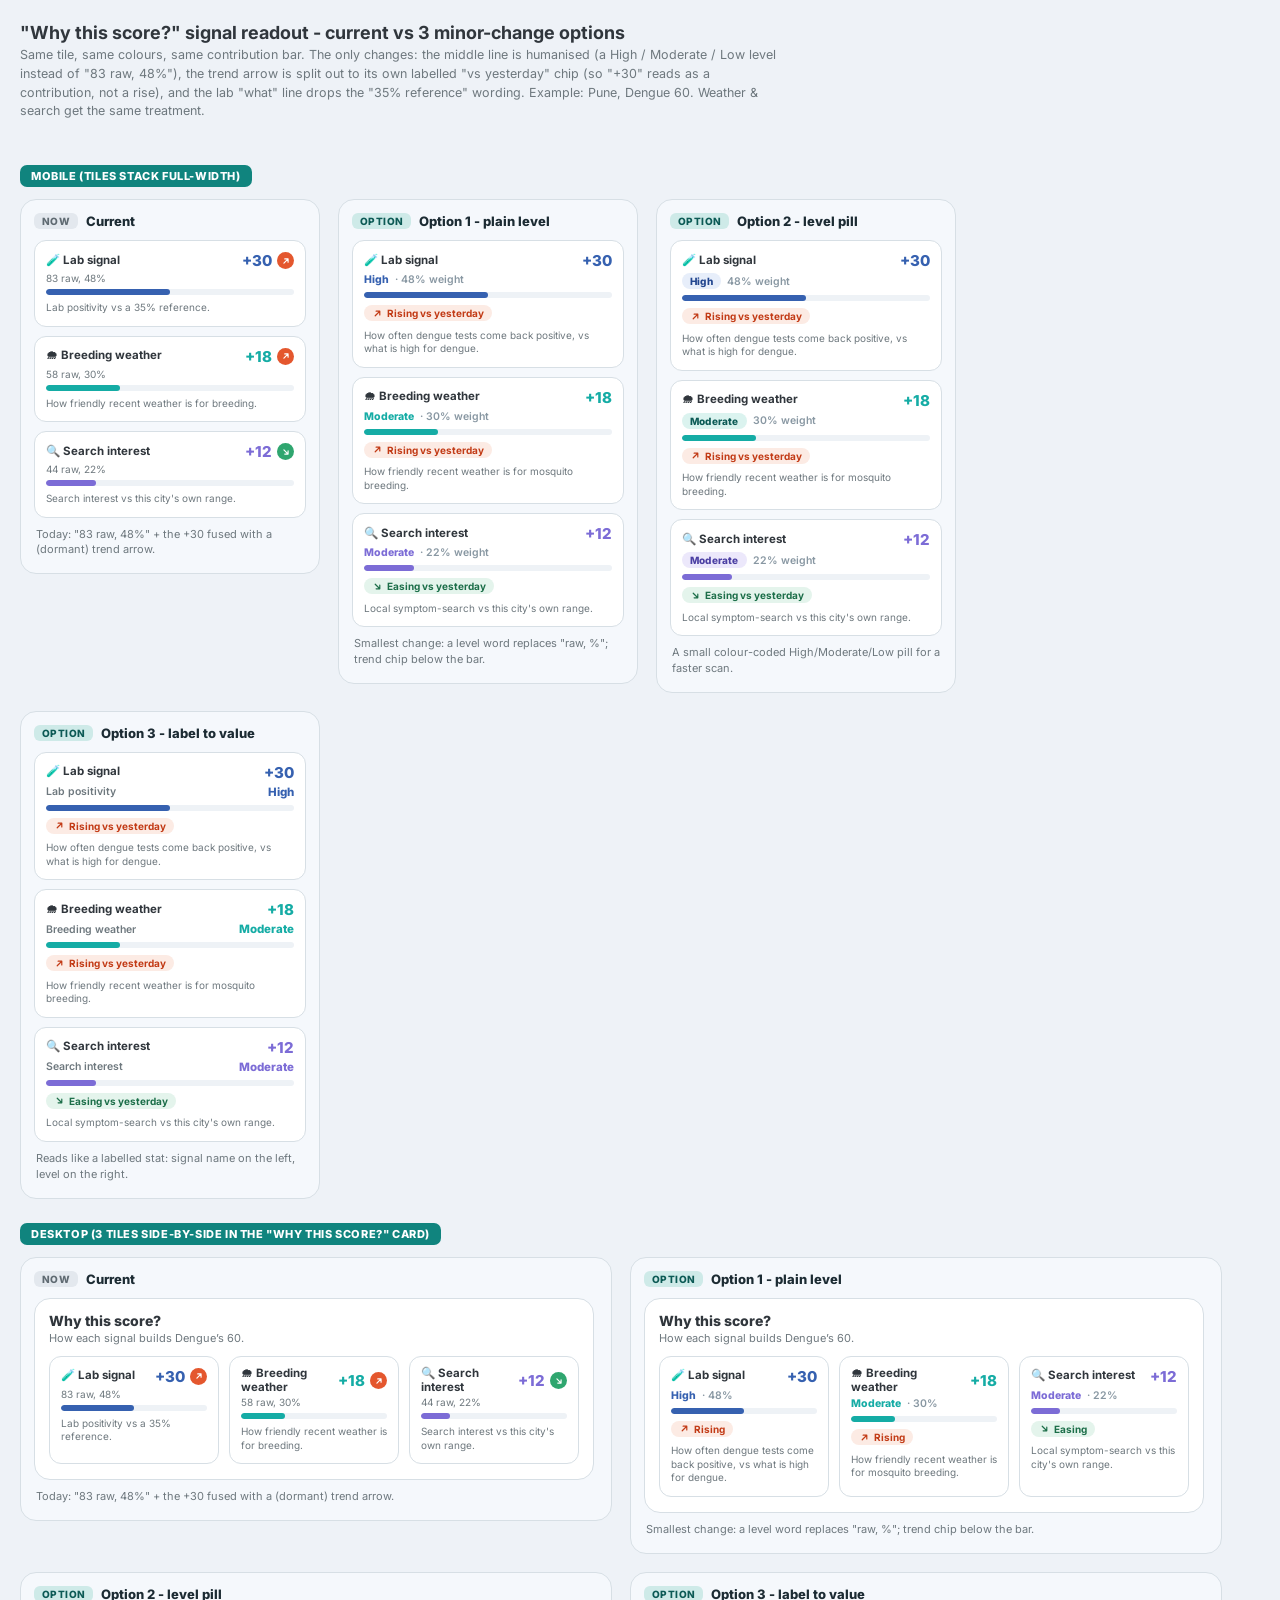
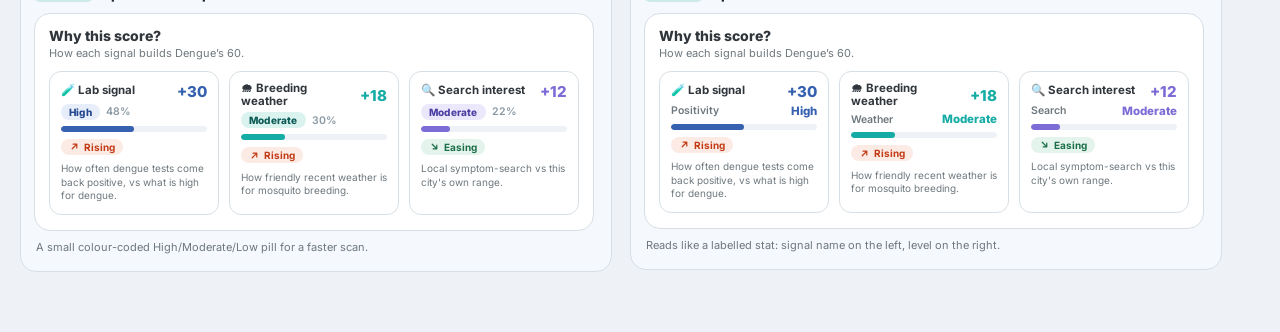
<file: prototypes/score-readout-options.html>
<!doctype html>
<html lang="en">
<head>
<meta charset="utf-8" />
<meta name="viewport" content="width=device-width, initial-scale=1" />
<title>Fever Watch - signal readout: current vs 3 minor-change options</title>
<link href="https://fonts.googleapis.com/css2?family=Inter:wght@400;500;600;700;800&display=swap" rel="stylesheet" />
<style>
  :root{
    --pe-ink:#30363C; --pe-ink-2:#4F585E; --pe-muted:#6E787E; --pe-muted-2:#8897A2;
    --pe-line:#D7DFE5; --pe-bg:#F5F8FC; --pe-bg-2:#EDF2F9; --pe-white:#fff;
    --sig-lab:#3661B0; --sig-weather:#15ACA5; --sig-search:#7C6CD6;
    --up:#C23B16; --upbg:#FCEBE4; --down:#1c6e49; --downbg:#E4F4EC;
    --radius-sm:12px; --font:'Inter',system-ui,-apple-system,'Segoe UI',Roboto,sans-serif;
  }
  *{box-sizing:border-box}
  body{margin:0;background:#EEF2F7;font-family:var(--font);color:var(--pe-ink);-webkit-font-smoothing:antialiased;padding:22px 20px 60px}
  h1{font-size:18px;margin:0 0 3px}
  .sub{font-size:12.5px;color:var(--pe-muted);margin:0 0 20px;max-width:760px;line-height:1.5}
  .platband{font-size:11px;font-weight:800;letter-spacing:.6px;text-transform:uppercase;color:#fff;background:#10847E;display:inline-block;padding:4px 11px;border-radius:7px;margin:24px 0 12px}
  .grid{display:flex;gap:18px;flex-wrap:wrap;align-items:flex-start}
  .variant{background:var(--pe-bg);border:1px solid var(--pe-line);border-radius:16px;padding:13px 13px 15px}
  .vhead{display:flex;align-items:center;gap:8px;margin:0 0 11px}
  .vtag{font-size:10px;font-weight:800;letter-spacing:.4px;color:#0c5a55;background:#CEEAE8;border-radius:6px;padding:2px 8px}
  .vtag.cur{color:#5f6a72;background:#E3E8EE}
  .vname{font-size:13px;font-weight:800;color:#1c2b33}
  .vnote{font-size:11px;color:var(--pe-muted);margin:9px 2px 0;line-height:1.45}

  /* faithful current .sig tile */
  .sig{background:#fff;border:1px solid var(--pe-line);border-radius:var(--radius-sm);padding:10px 11px 11px}
  .sig+.sig{margin-top:9px}
  .sigtop{display:flex;align-items:center;gap:5px}
  .sigtop .lab{flex:1;font-size:11.5px;font-weight:700;color:var(--pe-ink);line-height:1.2}
  .sigtop .pt{font-size:15px;font-weight:800}
  .badge{width:17px;height:17px;border-radius:50%;display:inline-flex;align-items:center;justify-content:center;flex:0 0 auto}
  .badge svg{width:10px;height:10px}
  .badge.up{background:#E4572E}.badge.down{background:#2FA66F}
  .prov{font-size:10px;color:var(--pe-muted);margin:2px 0 5px}
  .track{height:6px;background:#EEF2F6;border-radius:999px;overflow:hidden;margin:0}
  .fill{height:100%;border-radius:999px}
  .what{font-size:10px;color:var(--pe-muted);line-height:1.35;margin:6px 0 0}

  /* option pieces */
  .lvline{display:flex;align-items:center;gap:6px;margin:3px 0 6px;font-size:10.5px}
  .lvword{font-weight:800}
  .lvmuted{color:var(--pe-muted-2);font-weight:600}
  .pill{font-size:10px;font-weight:800;letter-spacing:.2px;padding:2px 8px;border-radius:999px}
  .lvrow{display:flex;justify-content:space-between;align-items:center;margin:3px 0 6px}
  .lvrow .m{font-size:10.5px;color:var(--pe-muted);font-weight:600}
  .lvrow .v{font-size:11.5px;font-weight:800}
  .trend{display:inline-flex;align-items:center;gap:4px;font-size:10px;font-weight:700;padding:2px 8px;border-radius:999px;margin-top:7px}
  .trend svg{width:11px;height:11px}
  .trend.up{color:var(--up);background:var(--upbg)}
  .trend.down{color:var(--down);background:var(--downbg)}

  /* desktop tile grid (the #s-why 3-col) */
  .deskcard{background:#fff;border:1px solid var(--pe-line);border-radius:16px;padding:13px 14px 15px;width:560px;max-width:100%}
  .deskcard h3{font-size:14px;font-weight:800;margin:0 0 2px}
  .deskcard .s{font-size:11px;color:var(--pe-muted);margin:0 0 11px}
  .deskgrid{display:grid;grid-template-columns:repeat(3,1fr);gap:10px}
  .deskgrid .sig+.sig{margin-top:0}
</style>
</head>
<body>
  <h1>"Why this score?" signal readout - current vs 3 minor-change options</h1>
  <p class="sub">Same tile, same colours, same contribution bar. The only changes: the middle line is humanised (a High / Moderate / Low level instead of "83 raw, 48%"), the trend arrow is split out to its own labelled "vs yesterday" chip (so "+30" reads as a contribution, not a rise), and the lab "what" line drops the "35% reference" wording. Example: Pune, Dengue 60. Weather &amp; search get the same treatment.</p>

  <span class="platband">Mobile (tiles stack full-width)</span>
  <div class="grid" id="mobile"></div>

  <span class="platband">Desktop (3 tiles side-by-side in the "Why this score?" card)</span>
  <div class="grid" id="desktop"></div>

<script>
  var ARROW_UP='<svg viewBox="0 0 24 24" fill="none" stroke="currentColor" stroke-width="2.6" stroke-linecap="round" stroke-linejoin="round"><path d="M7 17 17 7M9 7h8v8"/></svg>';
  var ARROW_DN='<svg viewBox="0 0 24 24" fill="none" stroke="currentColor" stroke-width="2.6" stroke-linecap="round" stroke-linejoin="round"><path d="M7 7 17 17M17 9v8h-8"/></svg>';
  var WARROW_UP='<svg viewBox="0 0 24 24" fill="none" stroke="#fff" stroke-width="2.8" stroke-linecap="round" stroke-linejoin="round"><path d="M7 17 17 7M9 7h8v8"/></svg>';

  var SIGS=[
    {k:'lab',   c:'#3661B0', tint:'#E7EEFA', dk:'#22468f', label:'🧪 Lab signal',       metric:'Lab positivity', short:'Positivity', v:83, pt:30, w:48, level:'High',     trend:'up',
       whatOld:'Lab positivity vs a 35% reference.', whatNew:'How often dengue tests come back positive, vs what is high for dengue.'},
    {k:'weather',c:'#15ACA5',tint:'#DBF3EF', dk:'#0c5a55', label:'🌧 Breeding weather', metric:'Breeding weather', short:'Weather', v:58, pt:18, w:30, level:'Moderate', trend:'up',
       whatOld:'How friendly recent weather is for breeding.', whatNew:'How friendly recent weather is for mosquito breeding.'},
    {k:'search', c:'#7C6CD6',tint:'#ECE8FB', dk:'#4b3fa3', label:'🔍 Search interest',  metric:'Search interest', short:'Search', v:44, pt:12, w:22, level:'Moderate', trend:'down',
       whatOld:"Search interest vs this city's own range.", whatNew:"Local symptom-search vs this city's own range."}
  ];
  function bw(s){return Math.floor(s.pt/60*100+0.5);}
  function trendChip(s,deskShort){
    var up=s.trend==='up';
    var txt=up?(deskShort?'Rising':'Rising vs yesterday'):(deskShort?'Easing':'Easing vs yesterday');
    return '<span class="trend '+(up?'up':'down')+'">'+(up?ARROW_UP:ARROW_DN)+txt+'</span>';
  }
  function sigTop(s){
    return '<div class="sigtop"><span class="lab">'+s.label+'</span><span class="pt" style="color:'+s.c+'">+'+s.pt+'</span></div>';
  }
  // CURRENT
  function curTile(s){
    var badge='<span class="badge '+s.trend+'">'+(s.trend==='up'?WARROW_UP:'<svg viewBox="0 0 24 24" fill="none" stroke="#fff" stroke-width="2.8" stroke-linecap="round" stroke-linejoin="round"><path d="M7 7 17 17M17 9v8h-8"/></svg>')+'</span>';
    return '<div class="sig"><div class="sigtop"><span class="lab">'+s.label+'</span><span class="pt" style="color:'+s.c+'">+'+s.pt+'</span>'+badge+'</div>'+
      '<div class="prov">'+s.v+' raw, '+s.w+'%</div>'+
      '<div class="track"><div class="fill" style="width:'+bw(s)+'%;background:'+s.c+'"></div></div>'+
      '<div class="what">'+s.whatOld+'</div></div>';
  }
  // OPTION 1 - plain level word
  function opt1(s,desk){
    return '<div class="sig">'+sigTop(s)+
      '<div class="lvline"><span class="lvword" style="color:'+s.c+'">'+s.level+'</span><span class="lvmuted">&middot; '+s.w+'% '+(desk?'':'weight')+'</span></div>'+
      '<div class="track"><div class="fill" style="width:'+bw(s)+'%;background:'+s.c+'"></div></div>'+
      trendChip(s,desk)+'<div class="what">'+s.whatNew+'</div></div>';
  }
  // OPTION 2 - level pill
  function opt2(s,desk){
    return '<div class="sig">'+sigTop(s)+
      '<div class="lvline"><span class="pill" style="background:'+s.tint+';color:'+s.dk+'">'+s.level+'</span><span class="lvmuted">'+s.w+'%'+(desk?'':' weight')+'</span></div>'+
      '<div class="track"><div class="fill" style="width:'+bw(s)+'%;background:'+s.c+'"></div></div>'+
      trendChip(s,desk)+'<div class="what">'+s.whatNew+'</div></div>';
  }
  // OPTION 3 - label -> value row
  function opt3(s,desk){
    return '<div class="sig">'+sigTop(s)+
      '<div class="lvrow"><span class="m">'+(desk?s.short:s.metric)+'</span><span class="v" style="color:'+s.c+'">'+s.level+'</span></div>'+
      '<div class="track"><div class="fill" style="width:'+bw(s)+'%;background:'+s.c+'"></div></div>'+
      trendChip(s,desk)+'<div class="what">'+s.whatNew+'</div></div>';
  }

  var VARIANTS=[
    {tag:'cur', name:'Current', note:'Today: "83 raw, 48%" + the +30 fused with a (dormant) trend arrow.', fn:curTile},
    {tag:'opt', name:'Option 1 - plain level', note:'Smallest change: a level word replaces "raw, %"; trend chip below the bar.', fn:opt1},
    {tag:'opt', name:'Option 2 - level pill', note:'A small colour-coded High/Moderate/Low pill for a faster scan.', fn:opt2},
    {tag:'opt', name:'Option 3 - label → value', name2:'Option 3 - label to value', note:'Reads like a labelled stat: signal name on the left, level on the right.', fn:opt3}
  ];

  function mobileVariant(V){
    var tiles=SIGS.map(function(s){return V.fn(s,false);}).join('');
    return '<div class="variant" style="width:300px">'+
      '<div class="vhead"><span class="vtag '+V.tag+'">'+(V.tag==='cur'?'NOW':'OPTION')+'</span><span class="vname">'+(V.name2||V.name)+'</span></div>'+
      tiles+'<p class="vnote">'+V.note+'</p></div>';
  }
  function desktopVariant(V){
    var tiles=SIGS.map(function(s){return V.fn(s,true);}).join('');
    return '<div class="variant" style="width:592px">'+
      '<div class="vhead"><span class="vtag '+V.tag+'">'+(V.tag==='cur'?'NOW':'OPTION')+'</span><span class="vname">'+(V.name2||V.name)+'</span></div>'+
      '<div class="deskcard"><h3>Why this score?</h3><p class="s">How each signal builds Dengue’s 60.</p><div class="deskgrid">'+tiles+'</div></div>'+
      '<p class="vnote">'+V.note+'</p></div>';
  }
  document.getElementById('mobile').innerHTML=VARIANTS.map(mobileVariant).join('');
  document.getElementById('desktop').innerHTML=VARIANTS.map(desktopVariant).join('');
</script>
</body>
</html>
</file>
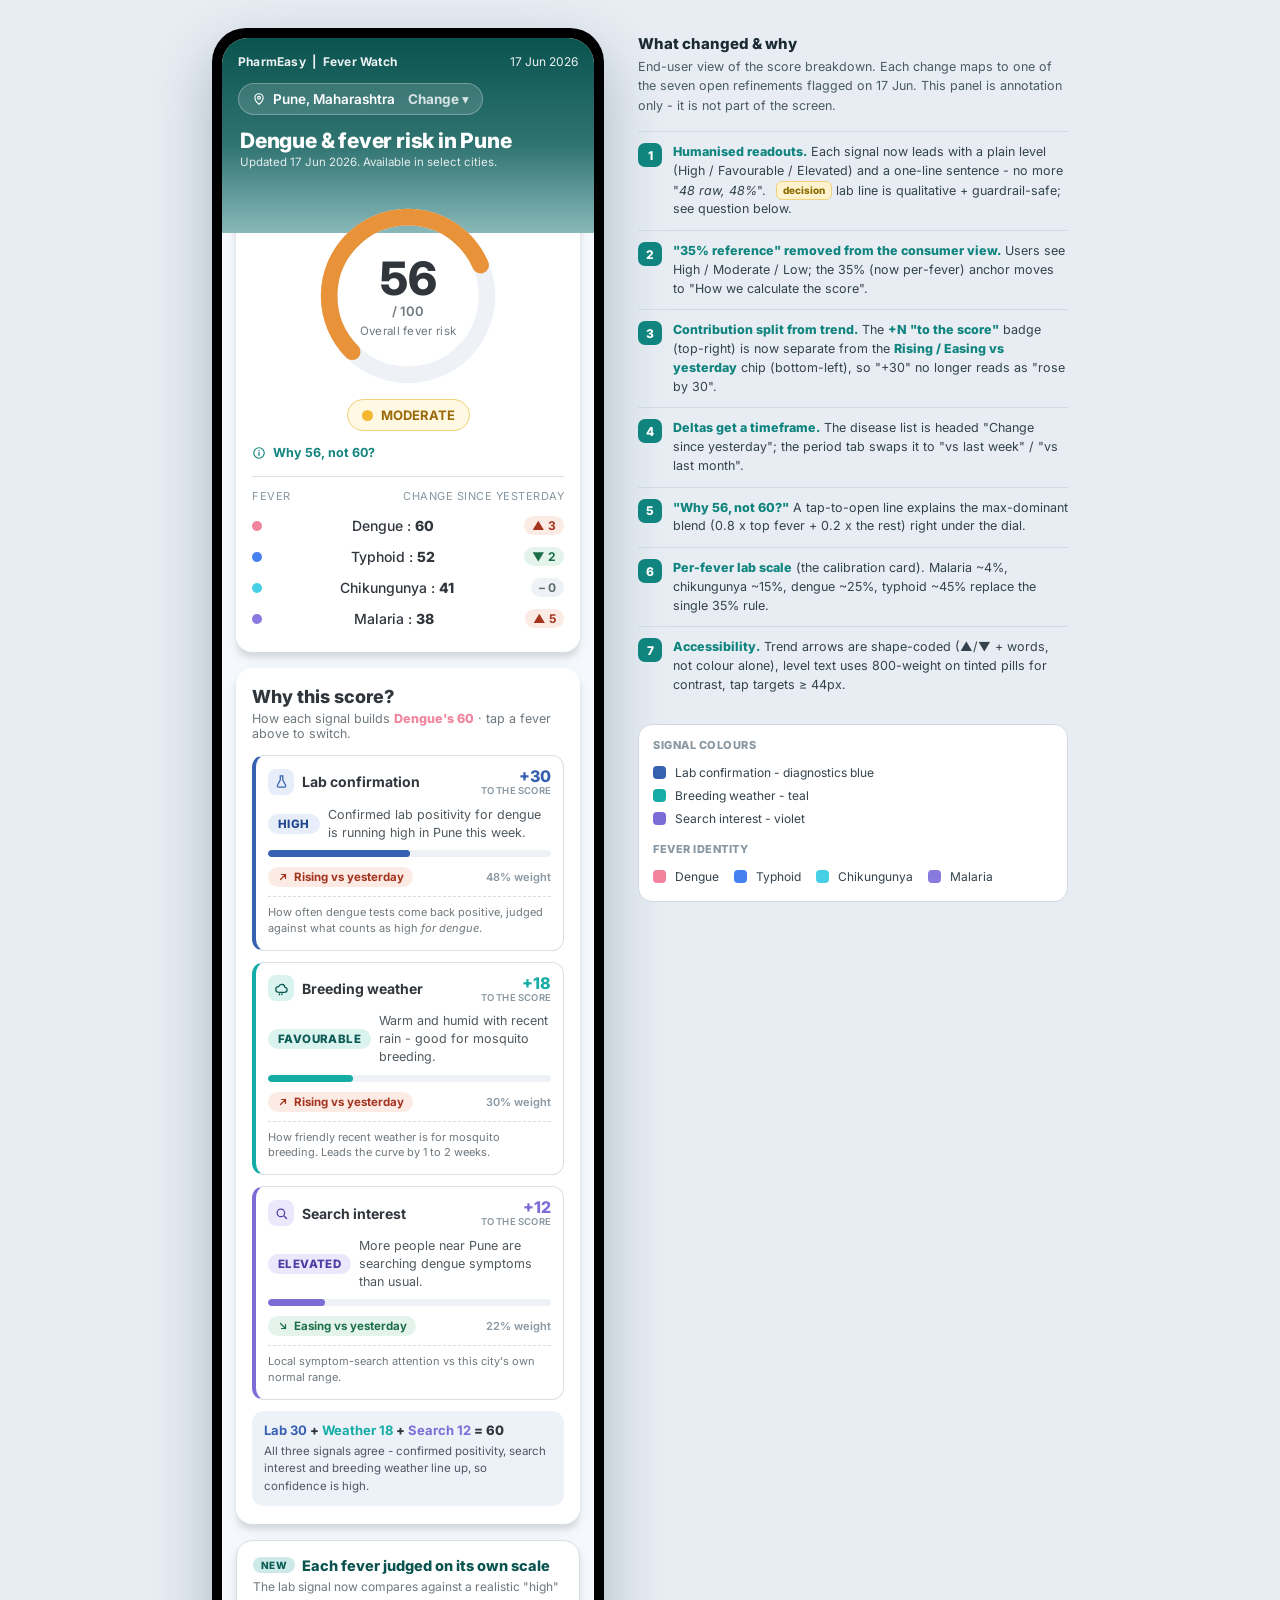
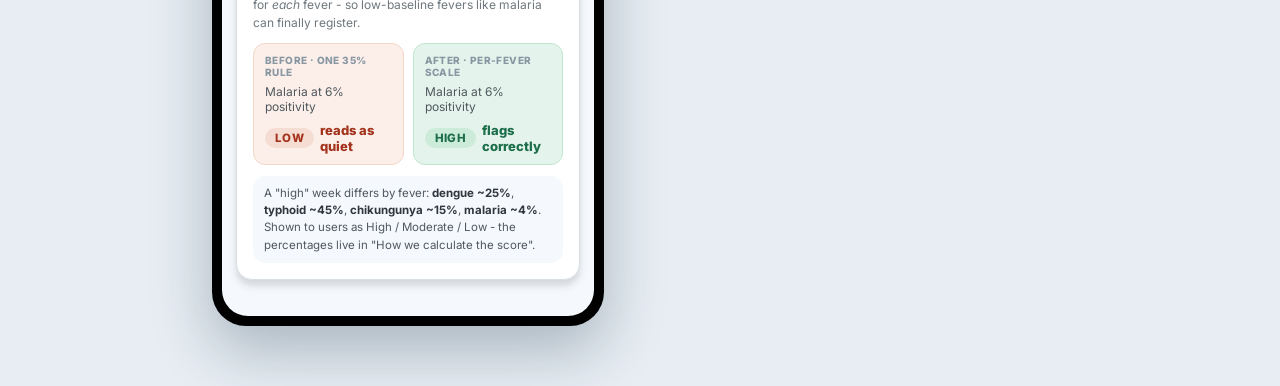
<file: prototypes/score-view-redesign.html>
<!doctype html>
<html lang="en">
<head>
<meta charset="utf-8" />
<meta name="viewport" content="width=device-width, initial-scale=1" />
<title>Fever Watch - "Why this score?" redesign mock</title>
<link rel="preconnect" href="https://fonts.googleapis.com" />
<link rel="preconnect" href="https://fonts.gstatic.com" crossorigin />
<link href="https://fonts.googleapis.com/css2?family=Inter:wght@400;500;600;700;800&display=swap" rel="stylesheet" />
<style>
  :root{
    --pe-green:#10847E; --pe-green-dark:#0A534F; --pe-green-bright:#15ACA5; --pe-green-100:#CEEAE8;
    --pe-blue:#3661B0; --pe-blue-100:#B5CDF7;
    --pe-ink:#30363C; --pe-ink-2:#4F585E; --pe-muted:#6E787E; --pe-muted-2:#8897A2;
    --pe-line:#D7DFE5; --pe-bg:#F5F8FC; --pe-bg-2:#EDF2F9; --pe-white:#fff;
    --sig-weather:#15ACA5; --sig-search:#7C6CD6; --sig-lab:#3661B0;
    --dis-dengue:#F1839D; --dis-malaria:#887ADE; --dis-chikungunya:#46CFE7; --dis-typhoid:#4681EF;
    --risk-high:#E4572E; --risk-mod:#E8923A; --risk-lowmod:#C7A93C; --risk-low:#2FA66F;
    --mod-bg:#FFF8E3; --mod-bd:#F0D27A; --mod-beacon:#F5B630;
    --up:#E4572E; --down:#2FA66F;
    --radius:16px; --radius-sm:12px; --radius-lg:20px; --pill:999px;
    --shadow:0 5px 5px rgba(0,0,0,.06),0 3px 14px rgba(0,0,0,.04),0 8px 10px rgba(0,0,0,.05);
    --font:'Inter',system-ui,-apple-system,'Segoe UI',Roboto,sans-serif;
  }
  *{box-sizing:border-box}
  body{margin:0;background:#E7EDF3;font-family:var(--font);color:var(--pe-ink);-webkit-font-smoothing:antialiased;padding:28px 18px 60px}
  .wrap{max-width:1120px;margin:0 auto;display:flex;gap:34px;flex-wrap:wrap;align-items:flex-start;justify-content:center}

  /* phone */
  .phone{width:392px;flex:0 0 auto;border-radius:34px;background:#000;padding:10px;box-shadow:0 24px 60px rgba(10,40,60,.28)}
  .screen{border-radius:26px;overflow:hidden;background:var(--pe-bg)}
  .scroll{height:auto;overflow:visible}
  .scroll::-webkit-scrollbar{width:0}
  .screen{padding-bottom:18px}

  /* hero */
  .hero{background:linear-gradient(180deg,#0A534F 0%,#307471 55%,#89B8B9 100%);padding:16px 16px 64px;color:#fff;position:relative}
  .brandrow{display:flex;align-items:center;justify-content:space-between;font-size:12px;opacity:.92}
  .brandrow .lk{font-weight:700;letter-spacing:.2px}
  .loc{margin-top:14px;background:rgba(255,255,255,.14);border:1px solid rgba(255,255,255,.28);border-radius:var(--pill);
    display:inline-flex;align-items:center;gap:7px;padding:7px 13px;font-size:13.5px;font-weight:600}
  .loc svg{width:14px;height:14px}
  .h1{margin:13px 2px 2px;font-size:21px;font-weight:800;letter-spacing:-.2px}
  .updated{font-size:11.5px;opacity:.86;margin:2px 2px 0}

  /* dial card */
  .card{background:#fff;border-radius:var(--radius);box-shadow:var(--shadow);margin:-46px 14px 0;padding:18px 16px}
  .dialwrap{display:flex;flex-direction:column;align-items:center;text-align:center}
  .dial{position:relative;width:182px;height:182px}
  .dial .num{position:absolute;inset:0;display:flex;flex-direction:column;align-items:center;justify-content:center}
  .dial .num b{font-size:46px;font-weight:800;line-height:1;color:var(--pe-ink)}
  .dial .num .den{font-size:13px;color:var(--pe-muted);font-weight:600;margin-top:2px}
  .dial .num .lab{font-size:11.5px;color:var(--pe-muted);margin-top:5px;letter-spacing:.3px}
  .chip{margin-top:12px;display:inline-flex;align-items:center;gap:8px;background:var(--mod-bg);border:1px solid var(--mod-bd);
    color:#9a6a09;border-radius:var(--pill);padding:7px 14px;font-size:13px;font-weight:700}
  .beacon{width:11px;height:11px;border-radius:50%;background:var(--mod-beacon);box-shadow:0 0 0 0 rgba(245,182,48,.6);animation:bp 1.3s infinite}
  @keyframes bp{0%{box-shadow:0 0 0 0 rgba(245,182,48,.55)}70%{box-shadow:0 0 0 9px rgba(245,182,48,0)}100%{box-shadow:0 0 0 0 rgba(245,182,48,0)}}

  /* overall explainer (refinement #5) */
  .whyo{margin:14px 0 2px;width:100%}
  .whyo button{all:unset;cursor:pointer;display:flex;align-items:center;gap:7px;color:var(--pe-green);font-size:12.5px;font-weight:700}
  .whyo button svg{width:14px;height:14px}
  .whyo .body{margin-top:8px;background:var(--pe-green-100);color:#0c5a55;border-radius:var(--radius-sm);
    padding:11px 12px;font-size:12.5px;line-height:1.55}
  .whyo .body b{font-weight:700}

  /* disease legend with timeframe deltas (refinement #4) */
  .leg{margin-top:14px;border-top:1px solid var(--pe-line);padding-top:12px;width:100%}
  .leg .lh{display:flex;justify-content:space-between;align-items:center;font-size:11px;color:var(--pe-muted-2);
    text-transform:uppercase;letter-spacing:.5px;margin-bottom:7px}
  .legrow{display:flex;align-items:center;gap:9px;padding:6px 0}
  .legdot{width:10px;height:10px;border-radius:50%;flex:0 0 auto}
  .legname{flex:1;font-size:14px;color:var(--pe-ink);font-weight:500}
  .legname b{font-weight:800}
  .legtrend{display:inline-flex;align-items:center;gap:3px;font-size:12px;font-weight:700;padding:2px 8px;border-radius:var(--pill)}
  .legtrend.up{color:#a3331c;background:#FCEBE4}
  .legtrend.down{color:#1c6e49;background:#E4F4EC}
  .legtrend.flat{color:#5f6a72;background:#EEF2F6}

  /* WHY THIS SCORE redesign */
  .sec{margin:16px 14px 0;background:#fff;border-radius:var(--radius);box-shadow:var(--shadow);padding:18px 16px}
  .sectitle{font-size:18px;font-weight:800;margin:0;color:var(--pe-ink)}
  .secsub{font-size:12.5px;color:var(--pe-muted);margin:4px 0 14px}
  .secsub b{color:var(--dis-dengue);font-weight:800}

  .sig{border:1px solid var(--pe-line);border-radius:var(--radius-sm);padding:12px 12px 13px;margin-bottom:11px}
  .sig.lab{border-left:4px solid var(--sig-lab)}
  .sig.weather{border-left:4px solid var(--sig-weather)}
  .sig.search{border-left:4px solid var(--sig-search)}
  .sigtop{display:flex;align-items:center;gap:8px}
  .sigico{width:26px;height:26px;border-radius:8px;display:flex;align-items:center;justify-content:center;flex:0 0 auto}
  .sigico svg{width:15px;height:15px}
  .signame{flex:1;font-size:14px;font-weight:700;color:var(--pe-ink)}
  .contrib{display:flex;flex-direction:column;align-items:flex-end;line-height:1}
  .contrib .n{font-size:16px;font-weight:800}
  .contrib .t{font-size:9.5px;color:var(--pe-muted-2);font-weight:600;margin-top:2px;letter-spacing:.2px}

  .readout{display:flex;align-items:center;gap:8px;margin:10px 0 8px}
  .level{font-size:11.5px;font-weight:800;letter-spacing:.4px;padding:3px 10px;border-radius:var(--pill)}
  .level.hi-lab{background:#E7EEFA;color:#22468f}
  .level.fav{background:#DBF3EF;color:#0c5a55}
  .level.elev{background:#ECE8FB;color:#4b3fa3}
  .rtext{font-size:12.5px;color:var(--pe-ink-2);line-height:1.45}

  .track{height:7px;background:#EEF2F6;border-radius:var(--pill);overflow:hidden;margin:2px 0 10px}
  .fill{height:100%;border-radius:var(--pill)}

  .sigfoot{display:flex;align-items:center;justify-content:space-between;gap:10px}
  .trend{display:inline-flex;align-items:center;gap:5px;font-size:11.5px;font-weight:700;padding:3px 9px;border-radius:var(--pill)}
  .trend svg{width:12px;height:12px}
  .trend.up{color:#a3331c;background:#FCEBE4}
  .trend.down{color:#1c6e49;background:#E4F4EC}
  .trend.flat{color:#5f6a72;background:#EEF2F6}
  .weight{font-size:11px;color:var(--pe-muted-2);font-weight:600}

  .what{font-size:11px;color:var(--pe-muted);line-height:1.45;margin:9px 0 0;border-top:1px dashed var(--pe-line);padding-top:8px}

  .recon{margin-top:4px;background:var(--pe-bg-2);border-radius:var(--radius-sm);padding:11px 12px}
  .recon .eq{font-size:13px;font-weight:800;color:var(--pe-ink)}
  .recon .eq .s{font-weight:700}
  .recon .note{font-size:11.5px;color:var(--pe-ink-2);line-height:1.5;margin-top:5px}

  /* calibration callout */
  .calib{margin:16px 14px 18px;background:#fff;border:1px solid var(--pe-line);border-radius:var(--radius);box-shadow:var(--shadow);padding:16px}
  .calib h3{margin:0 0 4px;font-size:14.5px;font-weight:800;color:var(--pe-green-dark);display:flex;align-items:center;gap:7px}
  .calib h3 .pill{background:var(--pe-green-100);color:#0c5a55;font-size:10px;font-weight:800;border-radius:var(--pill);padding:2px 8px;letter-spacing:.3px}
  .calib p{font-size:12px;color:var(--pe-muted);margin:0 0 11px;line-height:1.5}
  .ba{display:flex;gap:9px;margin-bottom:11px}
  .ba .col{flex:1;border-radius:var(--radius-sm);padding:10px 11px}
  .ba .b4{background:#FCEFEA;border:1px solid #F4D6C8}
  .ba .af{background:#E4F4EC;border:1px solid #BFE6CF}
  .ba .lbl{font-size:10px;font-weight:800;letter-spacing:.4px;text-transform:uppercase;color:var(--pe-muted-2);margin-bottom:6px}
  .ba .ex{font-size:12px;color:var(--pe-ink-2);margin-bottom:8px}
  .ba .res{font-size:13px;font-weight:800;display:inline-flex;align-items:center;gap:6px}
  .ba .b4 .res{color:#a3331c}
  .ba .af .res{color:#1c6e49}
  .scaleline{font-size:11.5px;color:var(--pe-ink-2);background:var(--pe-bg);border-radius:var(--radius-sm);padding:9px 11px;line-height:1.5}
  .scaleline b{color:var(--pe-ink)}

  /* annotations panel */
  .notes{flex:1 1 330px;max-width:430px;min-width:300px;padding-top:6px}
  .notes h2{font-size:15px;font-weight:800;margin:0 0 4px;color:#1c2b33}
  .notes .lead{font-size:12.5px;color:#4a5a63;margin:0 0 16px;line-height:1.55}
  .nrow{display:flex;gap:11px;padding:11px 0;border-top:1px solid #cfdae3}
  .nnum{width:24px;height:24px;border-radius:7px;background:#10847E;color:#fff;font-size:12px;font-weight:800;display:flex;align-items:center;justify-content:center;flex:0 0 auto}
  .ntext{font-size:12.5px;color:#33424c;line-height:1.5}
  .ntext b{color:#10847E;font-weight:800}
  .legendk{margin-top:18px;background:#fff;border:1px solid #cfdae3;border-radius:14px;padding:13px 14px}
  .legendk .kt{font-size:11px;font-weight:800;letter-spacing:.5px;text-transform:uppercase;color:#8897A2;margin-bottom:9px}
  .ki{display:flex;align-items:center;gap:9px;font-size:12px;color:#33424c;padding:4px 0}
  .kc{width:13px;height:13px;border-radius:4px;flex:0 0 auto}
  .tag{display:inline-block;font-size:10px;font-weight:800;color:#8a6d00;background:#FFF3CF;border:1px solid #F0D27A;border-radius:6px;padding:1px 6px;margin-left:6px;vertical-align:1px}
</style>
</head>
<body>
<div class="wrap">

  <!-- ============ PHONE ============ -->
  <div class="phone"><div class="screen"><div class="scroll">

    <div class="hero">
      <div class="brandrow"><span class="lk">PharmEasy &nbsp;|&nbsp; Fever Watch</span><span>17 Jun 2026</span></div>
      <div class="loc">
        <svg viewBox="0 0 24 24" fill="none"><path d="M12 21s7-5.4 7-11a7 7 0 1 0-14 0c0 5.6 7 11 7 11Z" stroke="#fff" stroke-width="2"/><circle cx="12" cy="10" r="2.4" stroke="#fff" stroke-width="2"/></svg>
        Pune, Maharashtra &nbsp;<span style="opacity:.8;font-weight:700">Change &#9662;</span>
      </div>
      <div class="h1">Dengue &amp; fever risk in Pune</div>
      <div class="updated">Updated 17 Jun 2026. Available in select cities.</div>
    </div>

    <!-- DIAL CARD -->
    <div class="card">
      <div class="dialwrap">
        <div class="dial">
          <svg viewBox="0 0 120 120" width="182" height="182">
            <circle cx="60" cy="60" r="52" fill="none" stroke="#EEF2F6" stroke-width="11"/>
            <circle cx="60" cy="60" r="52" fill="none" stroke="var(--risk-mod)" stroke-width="11"
              stroke-linecap="round" stroke-dasharray="183 327" transform="rotate(135 60 60)"/>
          </svg>
          <div class="num"><b>56</b><span class="den">/ 100</span><span class="lab">Overall fever risk</span></div>
        </div>
        <div class="chip"><span class="beacon"></span> MODERATE</div>

        <!-- refinement #5: why overall < top disease -->
        <div class="whyo">
          <button onclick="var b=this.parentNode.querySelector('.body');b.style.display=b.style.display==='none'?'block':'none'">
            <svg viewBox="0 0 24 24" fill="none"><circle cx="12" cy="12" r="9" stroke="currentColor" stroke-width="2"/><path d="M12 11v5M12 7.6v.2" stroke="currentColor" stroke-width="2.2" stroke-linecap="round"/></svg>
            Why 56, not 60?
          </button>
          <div class="body" style="display:none">Your citywide score blends <b>all four fevers</b>, weighted toward the highest one. Dengue leads at <b>60</b>; the calmer fevers pull the overall number down to 56. We always name the lead fever so the number is never a mystery.</div>
        </div>

        <!-- refinement #4: timeframe-labelled per-disease deltas -->
        <div class="leg">
          <div class="lh"><span>Fever</span><span>Change since yesterday</span></div>
          <div class="legrow"><span class="legdot" style="background:var(--dis-dengue)"></span><span class="legname">Dengue : <b>60</b></span><span class="legtrend up">&#9650; 3</span></div>
          <div class="legrow"><span class="legdot" style="background:var(--dis-typhoid)"></span><span class="legname">Typhoid : <b>52</b></span><span class="legtrend down">&#9660; 2</span></div>
          <div class="legrow"><span class="legdot" style="background:var(--dis-chikungunya)"></span><span class="legname">Chikungunya : <b>41</b></span><span class="legtrend flat">&ndash; 0</span></div>
          <div class="legrow"><span class="legdot" style="background:var(--dis-malaria)"></span><span class="legname">Malaria : <b>38</b></span><span class="legtrend up">&#9650; 5</span></div>
        </div>
      </div>
    </div>

    <!-- WHY THIS SCORE (redesigned) -->
    <div class="sec">
      <h2 class="sectitle">Why this score?</h2>
      <p class="secsub">How each signal builds <b>Dengue's 60</b> &middot; tap a fever above to switch.</p>

      <!-- LAB tile -->
      <div class="sig lab">
        <div class="sigtop">
          <span class="sigico" style="background:#E7EEFA">
            <svg viewBox="0 0 24 24" fill="none"><path d="M9 3h6M10 3v6.5L5.5 18a2 2 0 0 0 1.8 3h9.4a2 2 0 0 0 1.8-3L14 9.5V3" stroke="#3661B0" stroke-width="2" stroke-linejoin="round"/></svg>
          </span>
          <span class="signame">Lab confirmation</span>
          <span class="contrib"><span class="n" style="color:var(--sig-lab)">+30</span><span class="t">TO THE SCORE</span></span>
        </div>
        <div class="readout"><span class="level hi-lab">HIGH</span><span class="rtext">Confirmed lab positivity for dengue is running high in Pune this week.</span></div>
        <div class="track"><div class="fill" style="width:50%;background:var(--sig-lab)"></div></div>
        <div class="sigfoot">
          <span class="trend up"><svg viewBox="0 0 24 24" fill="none"><path d="M7 17 17 7M9 7h8v8" stroke="#a3331c" stroke-width="2.4" stroke-linecap="round" stroke-linejoin="round"/></svg> Rising vs yesterday</span>
          <span class="weight">48% weight</span>
        </div>
        <p class="what">How often dengue tests come back positive, judged against what counts as high <i>for dengue</i>.</p>
      </div>

      <!-- WEATHER tile -->
      <div class="sig weather">
        <div class="sigtop">
          <span class="sigico" style="background:#DBF3EF">
            <svg viewBox="0 0 24 24" fill="none"><path d="M7 18h10a4 4 0 0 0 .4-7.98A5 5 0 0 0 7.6 9 3.5 3.5 0 0 0 7 18Z" stroke="#0c5a55" stroke-width="2" stroke-linejoin="round"/><path d="M9 20.5l-.6 1.5M13 20.5l-.6 1.5" stroke="#0c5a55" stroke-width="2" stroke-linecap="round"/></svg>
          </span>
          <span class="signame">Breeding weather</span>
          <span class="contrib"><span class="n" style="color:var(--sig-weather)">+18</span><span class="t">TO THE SCORE</span></span>
        </div>
        <div class="readout"><span class="level fav">FAVOURABLE</span><span class="rtext">Warm and humid with recent rain - good for mosquito breeding.</span></div>
        <div class="track"><div class="fill" style="width:30%;background:var(--sig-weather)"></div></div>
        <div class="sigfoot">
          <span class="trend up"><svg viewBox="0 0 24 24" fill="none"><path d="M7 17 17 7M9 7h8v8" stroke="#a3331c" stroke-width="2.4" stroke-linecap="round" stroke-linejoin="round"/></svg> Rising vs yesterday</span>
          <span class="weight">30% weight</span>
        </div>
        <p class="what">How friendly recent weather is for mosquito breeding. Leads the curve by 1 to 2 weeks.</p>
      </div>

      <!-- SEARCH tile -->
      <div class="sig search">
        <div class="sigtop">
          <span class="sigico" style="background:#ECE8FB">
            <svg viewBox="0 0 24 24" fill="none"><circle cx="11" cy="11" r="6" stroke="#4b3fa3" stroke-width="2"/><path d="m20 20-3.5-3.5" stroke="#4b3fa3" stroke-width="2" stroke-linecap="round"/></svg>
          </span>
          <span class="signame">Search interest</span>
          <span class="contrib"><span class="n" style="color:var(--sig-search)">+12</span><span class="t">TO THE SCORE</span></span>
        </div>
        <div class="readout"><span class="level elev">ELEVATED</span><span class="rtext">More people near Pune are searching dengue symptoms than usual.</span></div>
        <div class="track"><div class="fill" style="width:20%;background:var(--sig-search)"></div></div>
        <div class="sigfoot">
          <span class="trend down"><svg viewBox="0 0 24 24" fill="none"><path d="M7 7 17 17M17 9v8h-8" stroke="#1c6e49" stroke-width="2.4" stroke-linecap="round" stroke-linejoin="round"/></svg> Easing vs yesterday</span>
          <span class="weight">22% weight</span>
        </div>
        <p class="what">Local symptom-search attention vs this city's own normal range.</p>
      </div>

      <div class="recon">
        <div class="eq"><span class="s" style="color:var(--sig-lab)">Lab 30</span> + <span class="s" style="color:var(--sig-weather)">Weather 18</span> + <span class="s" style="color:var(--sig-search)">Search 12</span> = 60</div>
        <div class="note">All three signals agree - confirmed positivity, search interest and breeding weather line up, so confidence is high.</div>
      </div>
    </div>

    <!-- CALIBRATION CALLOUT (Task 2) -->
    <div class="calib">
      <h3><span class="pill">NEW</span> Each fever judged on its own scale</h3>
      <p>The lab signal now compares against a realistic "high" for <i>each</i> fever - so low-baseline fevers like malaria can finally register.</p>
      <div class="ba">
        <div class="col b4">
          <div class="lbl">Before &middot; one 35% rule</div>
          <div class="ex">Malaria at 6% positivity</div>
          <div class="res"><span class="level" style="background:#F6DDD3;color:#a3331c">LOW</span> reads as quiet</div>
        </div>
        <div class="col af">
          <div class="lbl">After &middot; per-fever scale</div>
          <div class="ex">Malaria at 6% positivity</div>
          <div class="res"><span class="level" style="background:#CCEBD9;color:#1c6e49">HIGH</span> flags correctly</div>
        </div>
      </div>
      <div class="scaleline">A "high" week differs by fever: <b>dengue ~25%</b>, <b>typhoid ~45%</b>, <b>chikungunya ~15%</b>, <b>malaria ~4%</b>. Shown to users as High / Moderate / Low - the percentages live in "How we calculate the score".</div>
    </div>

  </div></div></div>

  <!-- ============ DESIGN NOTES (not part of the UI) ============ -->
  <div class="notes">
    <h2>What changed &amp; why</h2>
    <p class="lead">End-user view of the score breakdown. Each change maps to one of the seven open refinements flagged on 17 Jun. This panel is annotation only - it is not part of the screen.</p>

    <div class="nrow"><div class="nnum">1</div><div class="ntext"><b>Humanised readouts.</b> Each signal now leads with a plain level (High / Favourable / Elevated) and a one-line sentence - no more "<i>48 raw, 48%</i>". <span class="tag">decision</span> lab line is qualitative + guardrail-safe; see question below.</div></div>
    <div class="nrow"><div class="nnum">2</div><div class="ntext"><b>"35% reference" removed from the consumer view.</b> Users see High / Moderate / Low; the 35% (now per-fever) anchor moves to "How we calculate the score".</div></div>
    <div class="nrow"><div class="nnum">3</div><div class="ntext"><b>Contribution split from trend.</b> The <b>+N "to the score"</b> badge (top-right) is now separate from the <b>Rising / Easing vs yesterday</b> chip (bottom-left), so "+30" no longer reads as "rose by 30".</div></div>
    <div class="nrow"><div class="nnum">4</div><div class="ntext"><b>Deltas get a timeframe.</b> The disease list is headed "Change since yesterday"; the period tab swaps it to "vs last week" / "vs last month".</div></div>
    <div class="nrow"><div class="nnum">5</div><div class="ntext"><b>"Why 56, not 60?"</b> A tap-to-open line explains the max-dominant blend (0.8 x top fever + 0.2 x the rest) right under the dial.</div></div>
    <div class="nrow"><div class="nnum">6</div><div class="ntext"><b>Per-fever lab scale</b> (the calibration card). Malaria ~4%, chikungunya ~15%, dengue ~25%, typhoid ~45% replace the single 35% rule.</div></div>
    <div class="nrow"><div class="nnum">7</div><div class="ntext"><b>Accessibility.</b> Trend arrows are shape-coded (&#9650;/&#9660; + words, not colour alone), level text uses 800-weight on tinted pills for contrast, tap targets &ge; 44px.</div></div>

    <div class="legendk">
      <div class="kt">Signal colours</div>
      <div class="ki"><span class="kc" style="background:var(--sig-lab)"></span> Lab confirmation - diagnostics blue</div>
      <div class="ki"><span class="kc" style="background:var(--sig-weather)"></span> Breeding weather - teal</div>
      <div class="ki"><span class="kc" style="background:var(--sig-search)"></span> Search interest - violet</div>
      <div class="kt" style="margin-top:12px">Fever identity</div>
      <div class="ki"><span class="kc" style="background:var(--dis-dengue)"></span> Dengue &nbsp; <span class="kc" style="background:var(--dis-typhoid)"></span> Typhoid &nbsp; <span class="kc" style="background:var(--dis-chikungunya)"></span> Chikungunya &nbsp; <span class="kc" style="background:var(--dis-malaria)"></span> Malaria</div>
    </div>
  </div>

</div>
</body>
</html>
</file>
